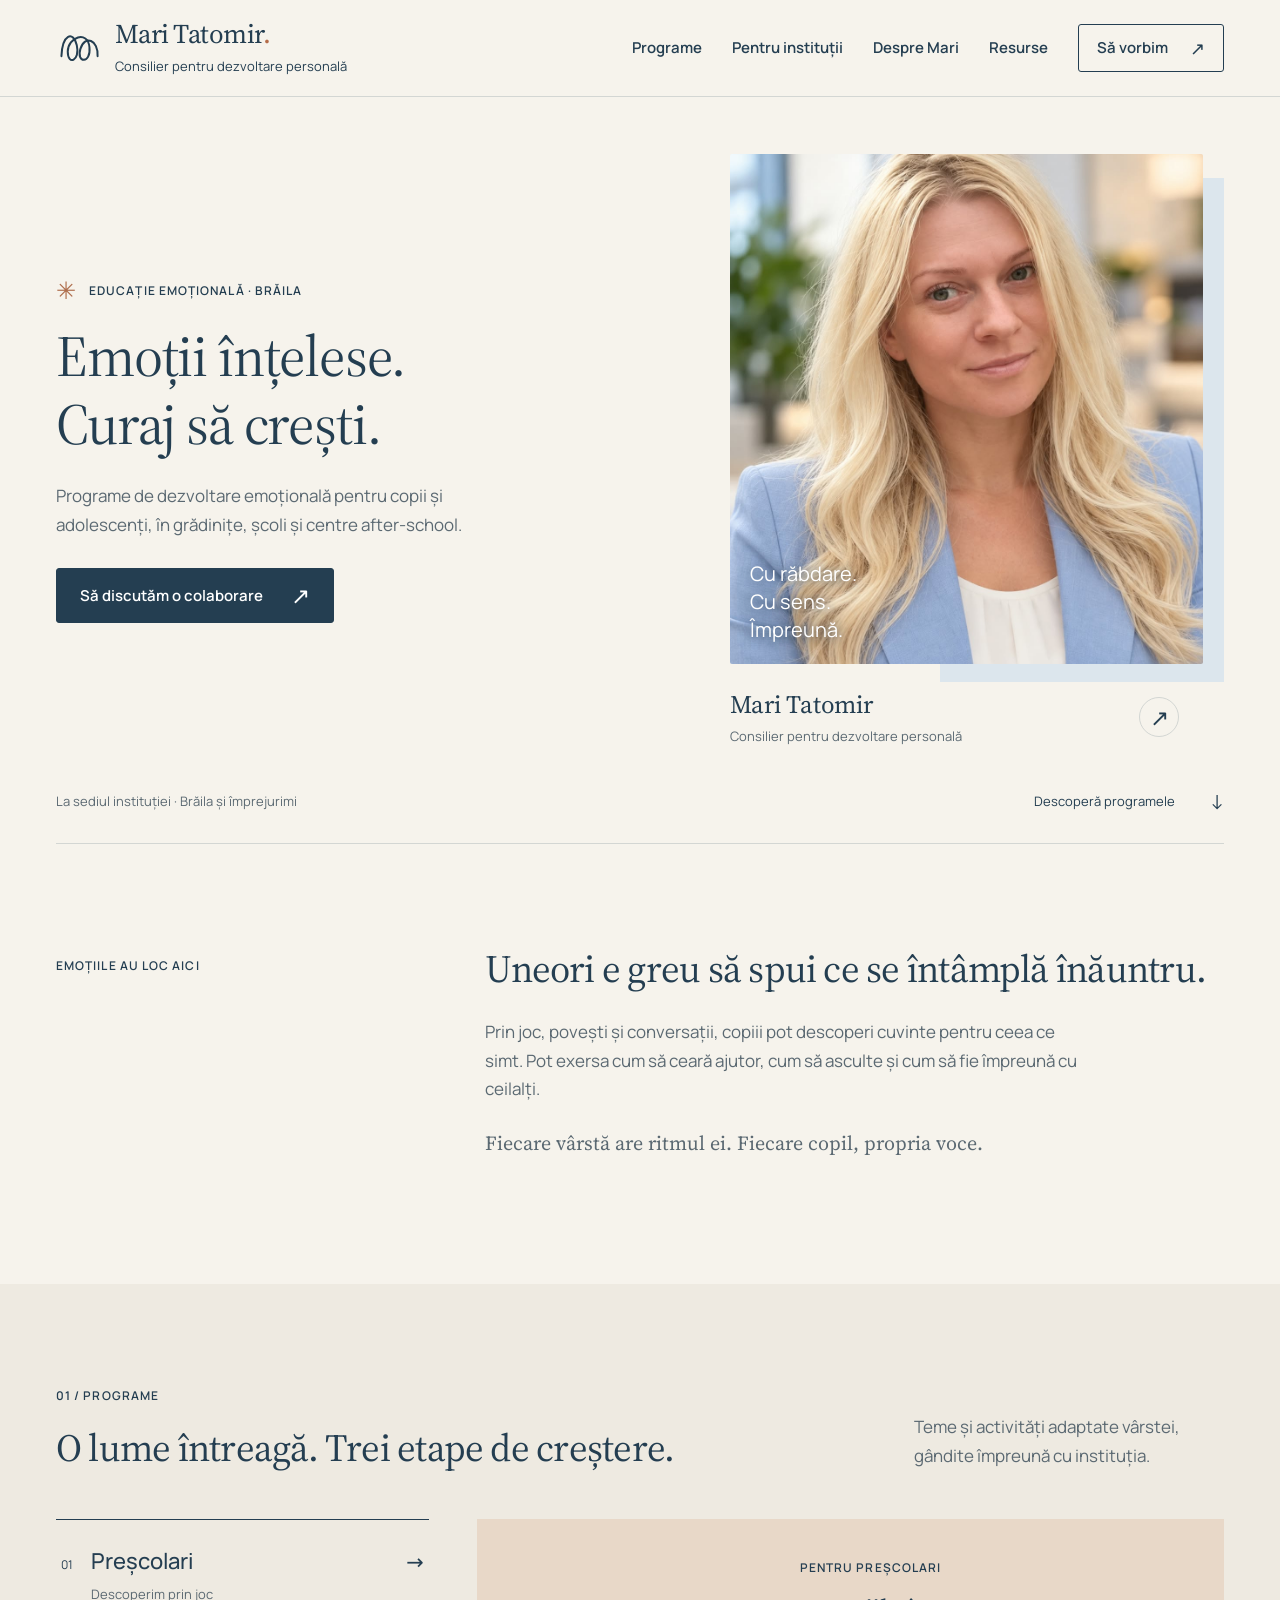
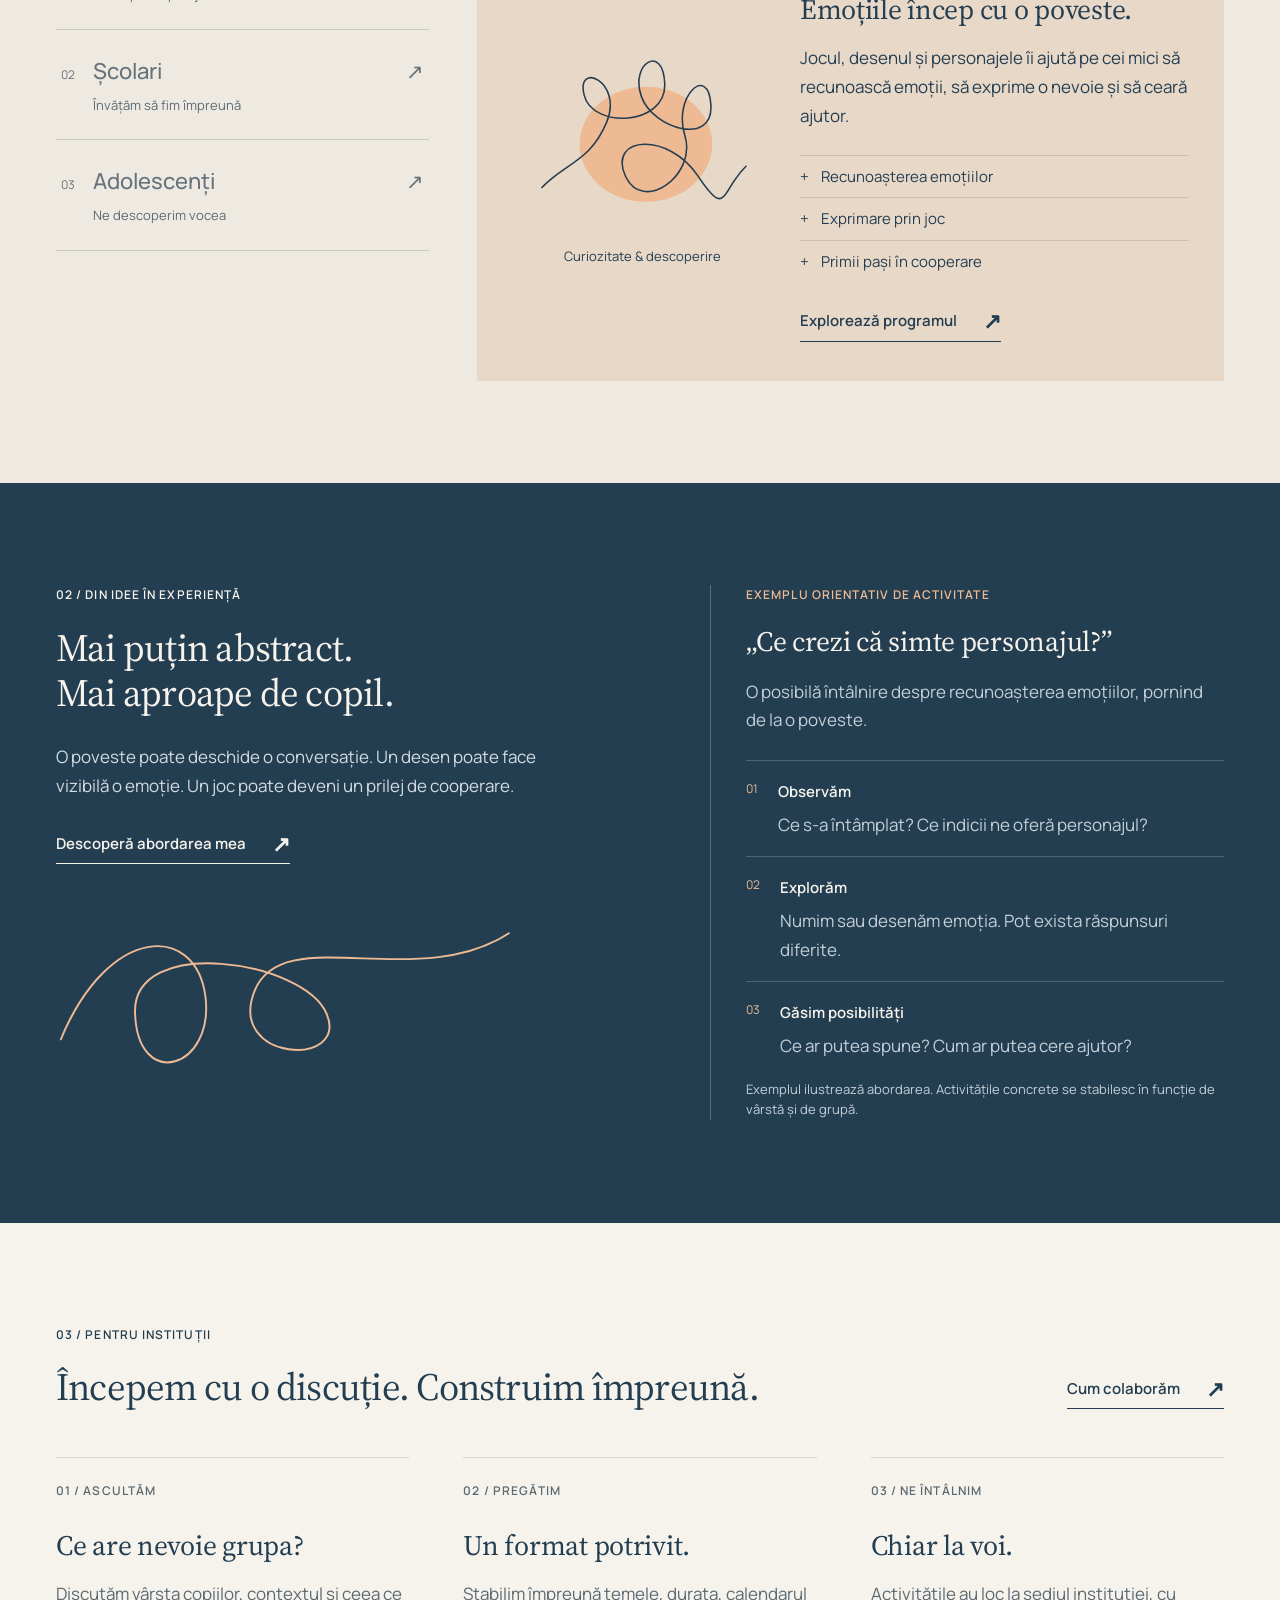
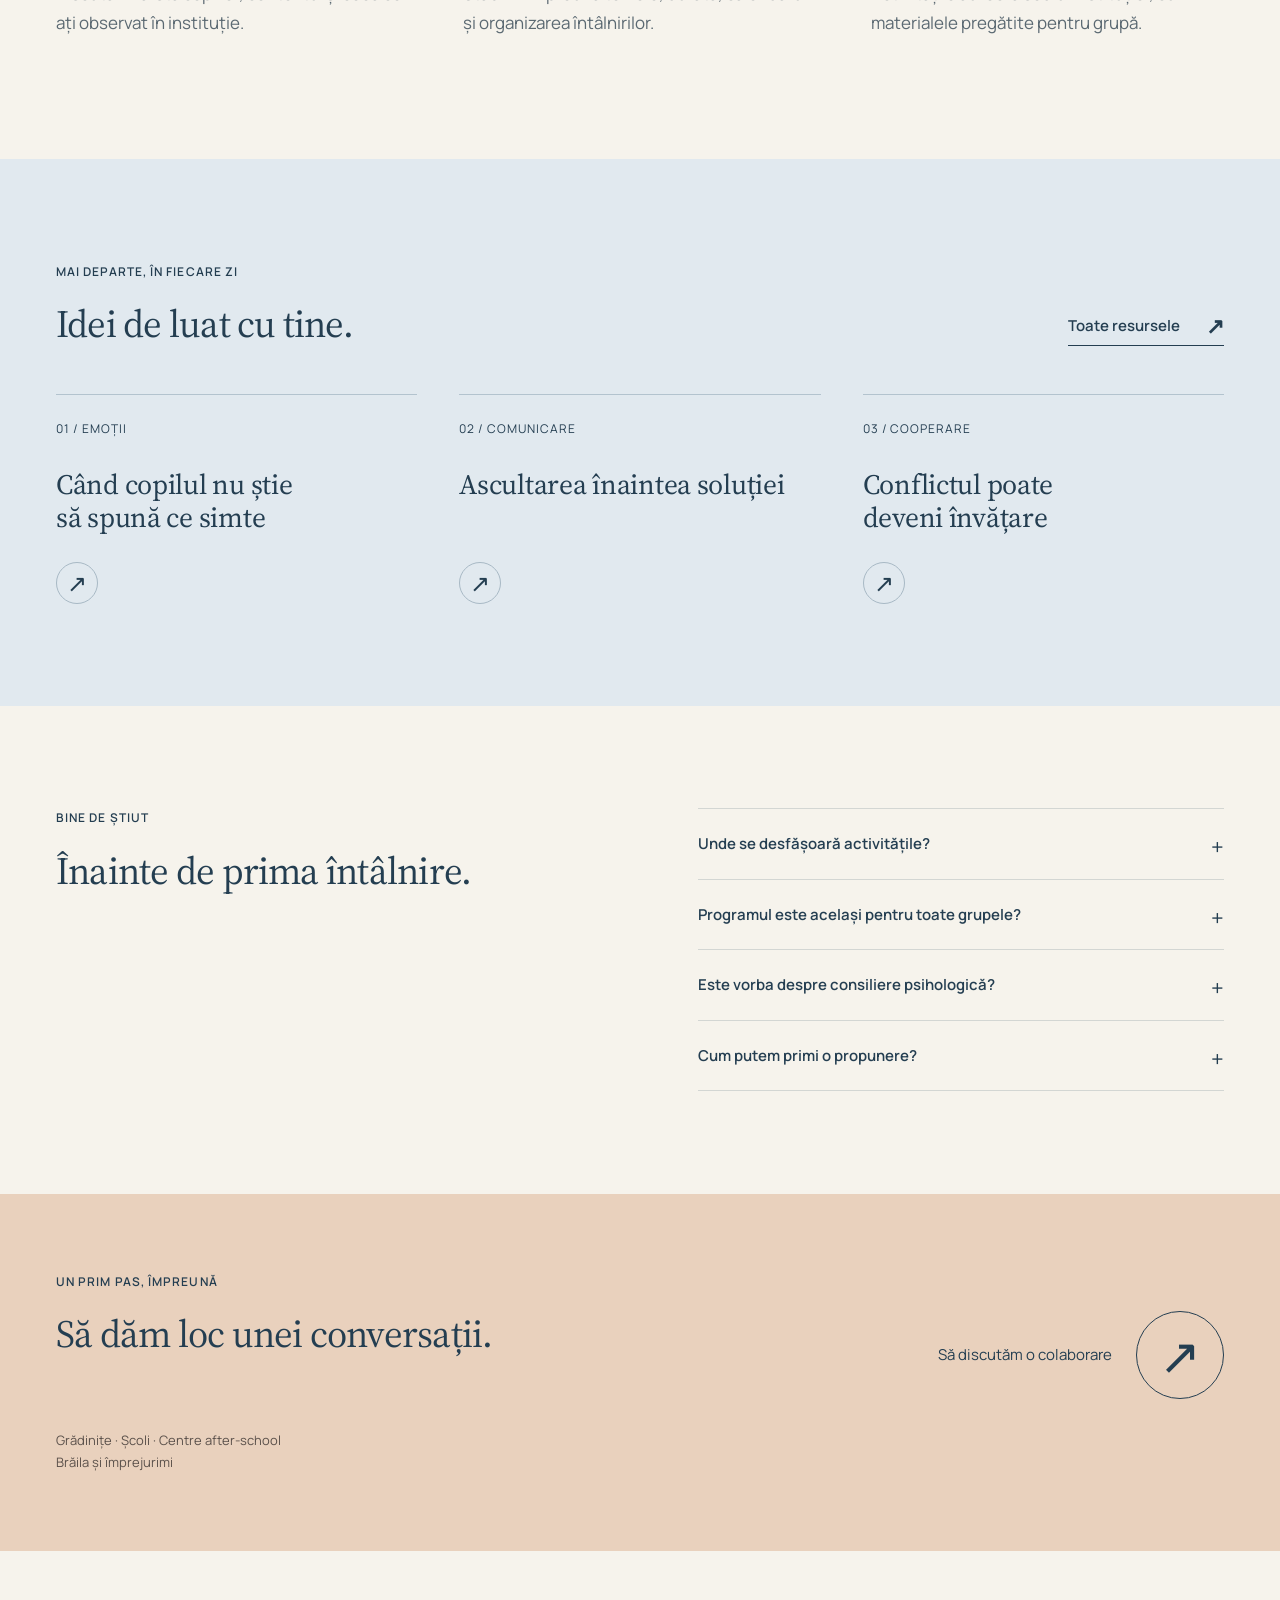
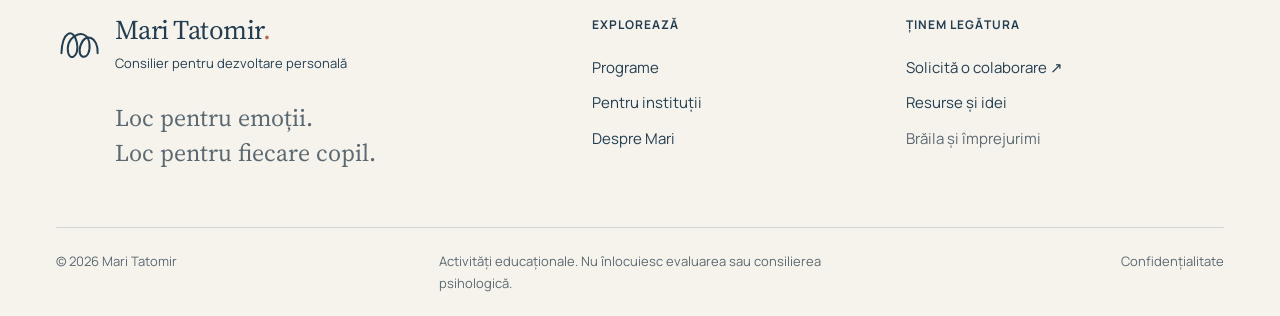
<file: index.html>
<!doctype html>
<html lang="ro">
<head>
  <meta charset="utf-8"><meta name="viewport" content="width=device-width,initial-scale=1">
  <title>Dezvoltare emoțională pentru copii în Brăila | Mari Tatomir</title>
  <meta name="description" content="Programe de dezvoltare emoțională pentru copii și adolescenți, organizate direct în grădinițe, școli și centre after-school din Brăila și împrejurimi.">
  <meta name="robots" content="index,follow"><meta name="theme-color" content="#243e51">
  <meta property="og:type" content="website"><meta property="og:locale" content="ro_RO">
  <meta property="og:title" content="Mari Tatomir — Dezvoltare emoțională pentru copii">
  <meta property="og:description" content="Programe educaționale adaptate vârstei, desfășurate direct în instituții.">
  <link rel="icon" href="favicon.svg" type="image/svg+xml"><link rel="stylesheet" href="assets/fonts/fonts.css"><link rel="stylesheet" href="styles.css"><script src="script.js" defer></script>
  <script type="application/ld+json">{"@context":"https://schema.org","@type":"Person","name":"Mari Tatomir","jobTitle":"Consilier pentru dezvoltare personală","areaServed":{"@type":"AdministrativeArea","name":"Brăila și împrejurimi"},"knowsAbout":["dezvoltare emoțională pentru copii","dezvoltare personală pentru adolescenți","comunicare și cooperare"]}</script>
</head>
<body class="home">
  <a class="skip-link" href="#continut">Sari la conținut</a><header class="site-header"><div class="wrap header-inner"><a class="brand" href="index.html" aria-label="Mari Tatomir, pagina principală"><svg class="brand-symbol" viewBox="0 0 52 50" fill="none" aria-hidden="true"><path d="M6 34C7 10 19 5 23 22S13 45 13 29 35 5 37 24 22 42 27 26 47 16 46 34" stroke="currentColor" stroke-width="2.2" stroke-linecap="round"/></svg><span><strong>Mari Tatomir<span class="brand-dot">.</span></strong><small>Consilier pentru dezvoltare personală</small></span></a><button class="menu-toggle" type="button" aria-label="Deschide meniul" aria-expanded="false" aria-controls="main-nav"><span></span><span></span></button><nav class="nav" id="main-nav" aria-label="Navigație principală"><a href="programe.html">Programe</a><a href="institutii.html">Pentru instituții</a><a href="despre.html">Despre Mari</a><a href="resurse.html">Resurse</a><a href="contact.html" class="nav-button">Să vorbim <span aria-hidden="true">↗</span></a></nav></div></header>

  <main id="continut">
  <section class="hero" aria-labelledby="hero-title">
    <div class="wrap hero-grid">
      <div class="hero-copy">
        <p class="eyebrow"><span class="tiny-sun" aria-hidden="true">✳</span> Educație emoțională · Brăila</p>
        <h1 id="hero-title"><span class="hero-title-line">Emoții înțelese.</span> <span class="hero-title-line">Curaj să crești.</span></h1>
        <p class="hero-description">Programe de dezvoltare emoțională pentru copii și adolescenți, în grădinițe, școli și centre after-school.</p>
        <a class="button button-primary" href="contact.html">Să discutăm o colaborare <span aria-hidden="true">↗</span></a>
      </div>
      <figure class="hero-portrait">
        <div class="portrait-image"><img src="assets/images/mari-tatomir-portrait.webp" alt="Mari Tatomir, consilier pentru dezvoltare personală" width="1080" height="1440" fetchpriority="high"><span class="portrait-note">Cu răbdare. <br>Cu sens. <br>Împreună.</span></div>
        <figcaption><span><strong>Mari Tatomir</strong><small>Consilier pentru dezvoltare personală</small></span><a href="despre.html" aria-label="Despre Mari Tatomir">↗</a></figcaption>
      </figure>
    </div>
    <div class="wrap hero-bottom"><span>La sediul instituției · Brăila și împrejurimi</span><a href="#programe">Descoperă programele <span aria-hidden="true">↓</span></a></div>
  </section>

  <section class="section intro-section"><div class="wrap editorial-intro"><p class="eyebrow">Emoțiile au loc aici</p><div><h2>Uneori e greu să spui ce se întâmplă înăuntru.</h2><p>Prin joc, povești și conversații, copiii pot descoperi cuvinte pentru ceea ce simt. Pot exersa cum să ceară ajutor, cum să asculte și cum să fie împreună cu ceilalți.</p><p class="intro-note">Fiecare vârstă are ritmul ei. Fiecare copil, propria voce.</p></div></div></section>

  <section class="section programs-section" id="programe" aria-labelledby="programs-title"><div class="wrap">
    <div class="section-head"><div><p class="eyebrow">01 / Programe</p><h2 id="programs-title">O lume întreagă. Trei etape de creștere.</h2></div><p>Teme și activități adaptate vârstei, gândite împreună cu instituția.</p></div>
    <div class="program-explorer" data-programs>
      <div class="program-tabs" aria-label="Categoria de vârstă">
        <button type="button" id="tab-prescolari" data-panel="panel-prescolari"><span class="program-number">01</span><span>Preșcolari<small>Descoperim prin joc</small></span><span class="tab-arrow" aria-hidden="true">↗</span></button>
        <button type="button" id="tab-scolari" data-panel="panel-scolari"><span class="program-number">02</span><span>Școlari<small>Învățăm să fim împreună</small></span><span class="tab-arrow" aria-hidden="true">↗</span></button>
        <button type="button" id="tab-adolescenti" data-panel="panel-adolescenti"><span class="program-number">03</span><span>Adolescenți<small>Ne descoperim vocea</small></span><span class="tab-arrow" aria-hidden="true">↗</span></button>
      </div>
      <div class="program-panels">
        <article class="program-panel preschool" id="panel-prescolari" aria-labelledby="tab-prescolari"><div class="program-art"><img src="assets/illustrations/program-preschool.svg" alt="" width="400" height="300"><span>Curiozitate & descoperire</span></div><div class="program-content"><p class="eyebrow">Pentru preșcolari</p><h3>Emoțiile încep cu o poveste.</h3><p>Jocul, desenul și personajele îi ajută pe cei mici să recunoască emoții, să exprime o nevoie și să ceară ajutor.</p><ul class="topic-list"><li>Recunoașterea emoțiilor</li><li>Exprimare prin joc</li><li>Primii pași în cooperare</li></ul><a class="text-link" href="programe.html#prescolari">Explorează programul <span aria-hidden="true">↗</span></a></div></article>
        <article class="program-panel school" id="panel-scolari" aria-labelledby="tab-scolari"><div class="program-art"><img src="assets/illustrations/program-school.svg" alt="" width="400" height="300"><span>Încredere & apropiere</span></div><div class="program-content"><p class="eyebrow">Pentru școlari</p><h3>Eu, tu și locul nostru în grup.</h3><p>Exerciții și conversații despre prietenie, calități personale, limite și situațiile în care nu suntem de acord.</p><ul class="topic-list"><li>Încredere în sine</li><li>Ascultare și comunicare</li><li>Cooperare și relații</li></ul><a class="text-link" href="programe.html#scolari">Explorează programul <span aria-hidden="true">↗</span></a></div></article>
        <article class="program-panel teens" id="panel-adolescenti" aria-labelledby="tab-adolescenti"><div class="program-art"><img src="assets/illustrations/program-teens.svg" alt="" width="400" height="300"><span>Identitate & propriul drum</span></div><div class="program-content"><p class="eyebrow">Pentru adolescenți</p><h3>Întrebări mari. O voce proprie.</h3><p>Un cadru de reflecție despre identitate, alegeri, relații și presiunea grupului, cu respect pentru fiecare perspectivă.</p><ul class="topic-list"><li>Autocunoaștere și valori</li><li>Limite personale</li><li>Alegeri și comunicare</li></ul><a class="text-link" href="programe.html#adolescenti">Explorează programul <span aria-hidden="true">↗</span></a></div></article>
      </div>
    </div>
  </div></section>

  <section class="section experience-section"><div class="wrap experience-grid"><div><p class="eyebrow">02 / Din idee în experiență</p><h2>Mai puțin abstract. Mai aproape de copil.</h2><p class="lead">O poveste poate deschide o conversație. Un desen poate face vizibilă o emoție. Un joc poate deveni un prilej de cooperare.</p><a class="text-link" href="despre.html">Descoperă abordarea mea <span aria-hidden="true">↗</span></a><svg class="experience-thread" viewBox="0 0 480 170" fill="none" aria-hidden="true"><path class="draw-thread" pathLength="1" d="M5 130C55 10 145 10 155 85S85 185 82 103 258 48 281 104 177 153 206 80 375 82 470 20" stroke="currentColor" stroke-width="2" stroke-linecap="round"/></svg></div><div class="activity-example"><p class="eyebrow">Exemplu orientativ de activitate</p><h3>„Ce crezi că simte personajul?”</h3><p class="example-intro">O posibilă întâlnire despre recunoașterea emoțiilor, pornind de la o poveste.</p><ol class="activity-steps"><li><span>01</span><div><strong>Observăm</strong><p>Ce s-a întâmplat? Ce indicii ne oferă personajul?</p></div></li><li><span>02</span><div><strong>Explorăm</strong><p>Numim sau desenăm emoția. Pot exista răspunsuri diferite.</p></div></li><li><span>03</span><div><strong>Găsim posibilități</strong><p>Ce ar putea spune? Cum ar putea cere ajutor?</p></div></li></ol><small>Exemplul ilustrează abordarea. Activitățile concrete se stabilesc în funcție de vârstă și de grupă.</small></div></div></section>

  <section class="section collaboration-section"><div class="wrap"><div class="section-head"><div><p class="eyebrow">03 / Pentru instituții</p><h2>Începem cu o discuție. Construim împreună.</h2></div><a class="text-link" href="institutii.html">Cum colaborăm <span aria-hidden="true">↗</span></a></div><div class="collaboration-steps"><article><span class="step-index">01 / Ascultăm</span><h3>Ce are nevoie grupa?</h3><p>Discutăm vârsta copiilor, contextul și ceea ce ați observat în instituție.</p></article><article><span class="step-index">02 / Pregătim</span><h3>Un format potrivit.</h3><p>Stabilim împreună temele, durata, calendarul și organizarea întâlnirilor.</p></article><article><span class="step-index">03 / Ne întâlnim</span><h3>Chiar la voi.</h3><p>Activitățile au loc la sediul instituției, cu materialele pregătite pentru grupă.</p></article></div></div></section>

  <section class="section journal-section"><div class="wrap"><div class="section-head"><div><p class="eyebrow">Mai departe, în fiecare zi</p><h2>Idei de luat cu tine.</h2></div><a class="text-link" href="resurse.html">Toate resursele <span aria-hidden="true">↗</span></a></div><div class="journal-links"><a href="resurse.html#emotii"><span>01 / Emoții</span><h3>Când copilul nu știe să spună ce simte</h3><span class="journal-arrow" aria-hidden="true">↗</span></a><a href="resurse.html#ascultare"><span>02 / Comunicare</span><h3>Ascultarea înaintea soluției</h3><span class="journal-arrow" aria-hidden="true">↗</span></a><a href="resurse.html#conflict"><span>03 / Cooperare</span><h3>Conflictul poate deveni învățare</h3><span class="journal-arrow" aria-hidden="true">↗</span></a></div></div></section>

  <section class="section"><div class="wrap split"><div><p class="eyebrow">Bine de știut</p><h2>Înainte de prima întâlnire.</h2></div><div class="faq"><details><summary>Unde se desfășoară activitățile?</summary><p>La sediul grădiniței, școlii sau centrului after-school, în Brăila și împrejurimi.</p></details><details><summary>Programul este același pentru toate grupele?</summary><p>Nu. Temele și exercițiile sunt adaptate vârstei, contextului și obiectivelor stabilite împreună cu instituția.</p></details><details><summary>Este vorba despre consiliere psihologică?</summary><p>Nu. Activitățile au caracter educațional și de dezvoltare personală. Ele nu înlocuiesc evaluarea, psihoterapia sau consilierea psihologică.</p></details><details><summary>Cum putem primi o propunere?</summary><p>Trimiteți o solicitare cu câteva detalii despre instituție și grupă. Urmează o discuție pentru clarificarea formatului potrivit.</p></details></div></div></section>

  <section class="section closing-section"><div class="wrap closing-inner"><p class="eyebrow">Un prim pas, împreună</p><h2>Să dăm loc unei conversații.</h2><a class="closing-link" href="contact.html"><span>Să discutăm o colaborare</span><span class="circle-arrow" aria-hidden="true">↗</span></a><p>Grădinițe · Școli · Centre after-school <br>Brăila și împrejurimi</p></div></section>
</main>

  <footer class="site-footer"><div class="wrap"><div class="footer-grid"><div class="footer-brand"><a class="brand" href="index.html" aria-label="Mari Tatomir, pagina principală"><svg class="brand-symbol" viewBox="0 0 52 50" fill="none" aria-hidden="true"><path d="M6 34C7 10 19 5 23 22S13 45 13 29 35 5 37 24 22 42 27 26 47 16 46 34" stroke="currentColor" stroke-width="2.2" stroke-linecap="round"/></svg><span><strong>Mari Tatomir<span class="brand-dot">.</span></strong><small>Consilier pentru dezvoltare personală</small></span></a><p>Loc pentru emoții. <br>Loc pentru fiecare copil.</p></div><div class="footer-col"><strong>Explorează</strong><a href="programe.html">Programe</a><a href="institutii.html">Pentru instituții</a><a href="despre.html">Despre Mari</a></div><div class="footer-col"><strong>Ținem legătura</strong><a href="contact.html">Solicită o colaborare ↗</a><a href="resurse.html">Resurse și idei</a><span>Brăila și împrejurimi</span></div></div><div class="footer-bottom"><span>© <span data-year>2026</span> Mari Tatomir</span><p>Activități educaționale. Nu înlocuiesc evaluarea sau consilierea psihologică.</p><a href="confidentialitate.html">Confidențialitate</a></div></div></footer>
</body></html>
</file>
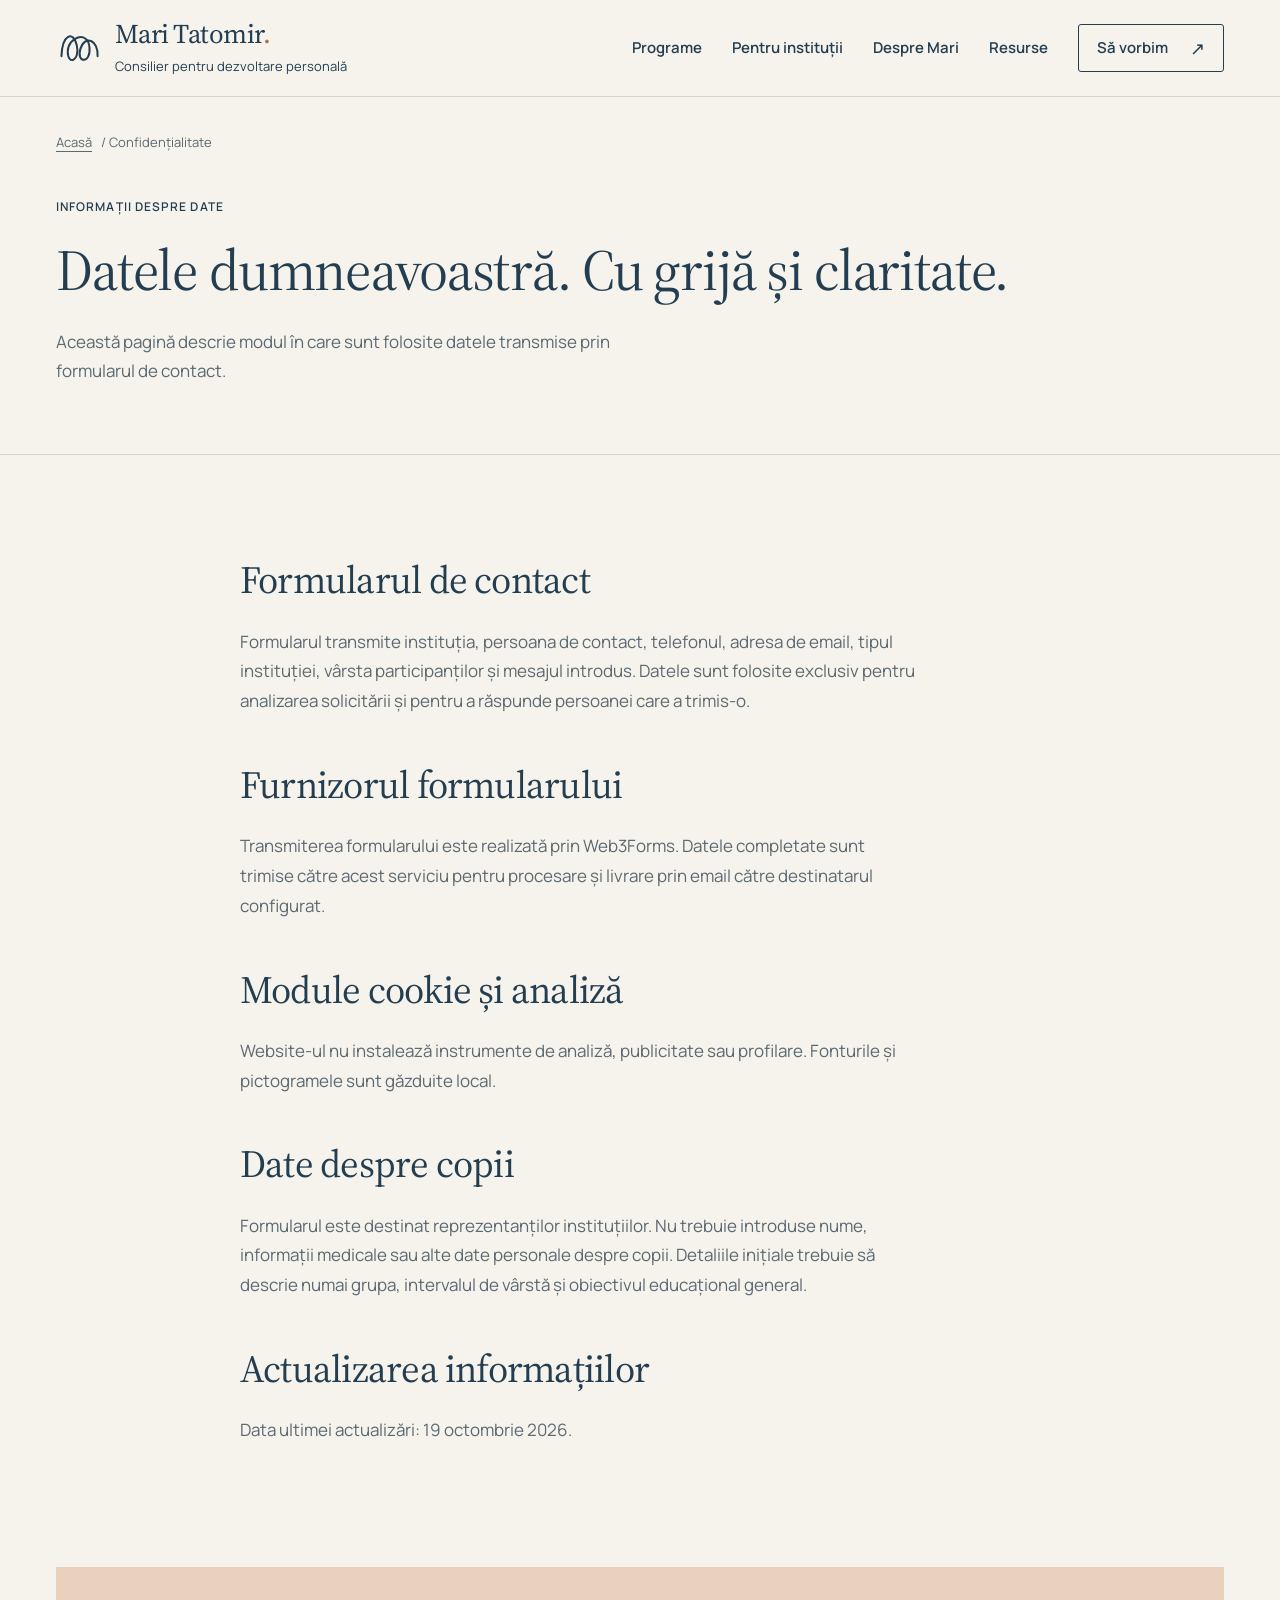
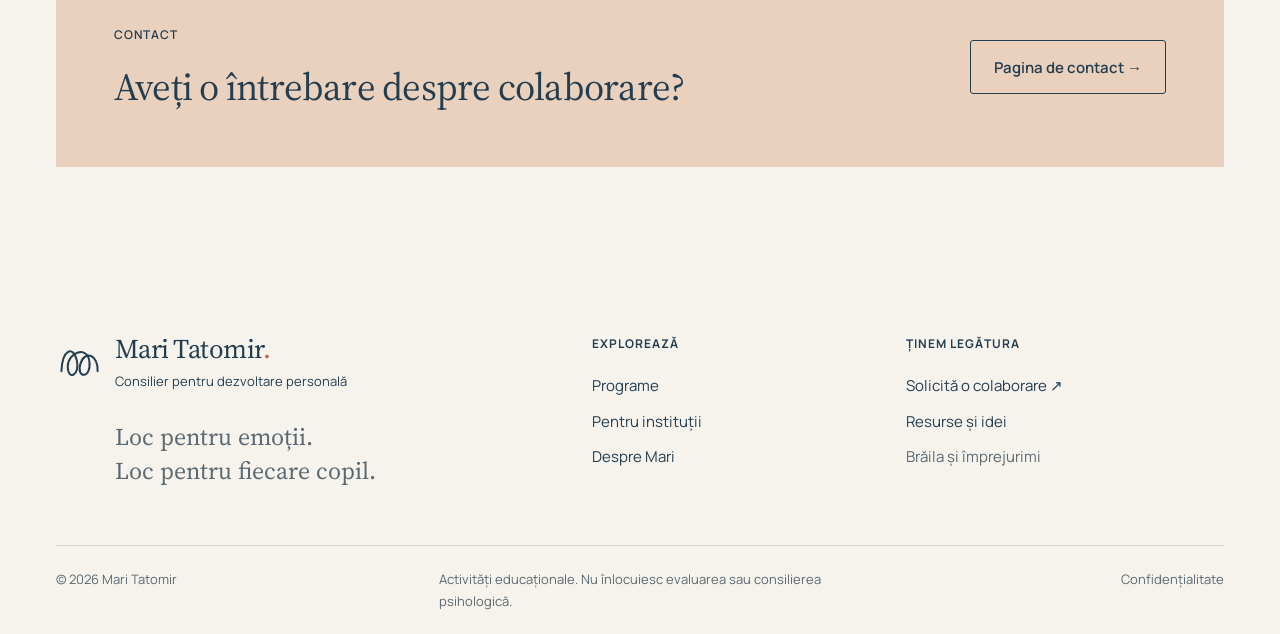
<file: confidentialitate.html>
<!doctype html><html lang="ro"><head><meta charset="utf-8"><meta name="viewport" content="width=device-width,initial-scale=1"><title>Confidențialitate | Mari Tatomir</title><meta name="description" content="Informații despre funcționarea formularului și prelucrarea datelor pe website-ul Mari Tatomir."><meta name="robots" content="index,follow"><meta name="theme-color" content="#243e51"><link rel="icon" href="favicon.svg" type="image/svg+xml"><link rel="stylesheet" href="assets/fonts/fonts.css"><link rel="stylesheet" href="styles.css"><script src="script.js" defer></script></head><body>
<a class="skip-link" href="#continut">Sari la conținut</a><header class="site-header"><div class="wrap header-inner"><a class="brand" href="index.html" aria-label="Mari Tatomir, pagina principală"><svg class="brand-symbol" viewBox="0 0 52 50" fill="none" aria-hidden="true"><path d="M6 34C7 10 19 5 23 22S13 45 13 29 35 5 37 24 22 42 27 26 47 16 46 34" stroke="currentColor" stroke-width="2.2" stroke-linecap="round"/></svg><span><strong>Mari Tatomir<span class="brand-dot">.</span></strong><small>Consilier pentru dezvoltare personală</small></span></a><button class="menu-toggle" type="button" aria-label="Deschide meniul" aria-expanded="false" aria-controls="main-nav"><span></span><span></span></button><nav class="nav" id="main-nav" aria-label="Navigație principală"><a href="programe.html">Programe</a><a href="institutii.html">Pentru instituții</a><a href="despre.html">Despre Mari</a><a href="resurse.html">Resurse</a><a href="contact.html" class="nav-button">Să vorbim <span aria-hidden="true">↗</span></a></nav></div></header>
<main id="continut"><section class="page-hero"><div class="wrap"><div class="breadcrumb"><a href="index.html">Acasă</a> / Confidențialitate</div><p class="eyebrow">Informații despre date</p><h1>Datele dumneavoastră. Cu grijă și claritate.</h1><p class="lead">Această pagină descrie modul în care sunt folosite datele transmise prin formularul de contact.</p></div></section>
<section class="section"><div class="narrow prose"><h2>Formularul de contact</h2><p>Formularul transmite instituția, persoana de contact, telefonul, adresa de email, tipul instituției, vârsta participanților și mesajul introdus. Datele sunt folosite exclusiv pentru analizarea solicitării și pentru a răspunde persoanei care a trimis-o.</p><h2>Furnizorul formularului</h2><p>Transmiterea formularului este realizată prin Web3Forms. Datele completate sunt trimise către acest serviciu pentru procesare și livrare prin email către destinatarul configurat.</p><h2>Module cookie și analiză</h2><p>Website-ul nu instalează instrumente de analiză, publicitate sau profilare. Fonturile și pictogramele sunt găzduite local.</p><h2>Date despre copii</h2><p>Formularul este destinat reprezentanților instituțiilor. Nu trebuie introduse nume, informații medicale sau alte date personale despre copii. Detaliile inițiale trebuie să descrie numai grupa, intervalul de vârstă și obiectivul educațional general.</p><h2>Actualizarea informațiilor</h2><p>Data ultimei actualizări: 19 octombrie 2026.</p></div></section>
<section class="section cta"><div class="wrap"><div class="cta-box"><div><p class="eyebrow">Contact</p><h2>Aveți o întrebare despre colaborare?</h2></div><a class="button" href="contact.html">Pagina de contact →</a></div></div></section></main>
<footer class="site-footer"><div class="wrap"><div class="footer-grid"><div class="footer-brand"><a class="brand" href="index.html" aria-label="Mari Tatomir, pagina principală"><svg class="brand-symbol" viewBox="0 0 52 50" fill="none" aria-hidden="true"><path d="M6 34C7 10 19 5 23 22S13 45 13 29 35 5 37 24 22 42 27 26 47 16 46 34" stroke="currentColor" stroke-width="2.2" stroke-linecap="round"/></svg><span><strong>Mari Tatomir<span class="brand-dot">.</span></strong><small>Consilier pentru dezvoltare personală</small></span></a><p>Loc pentru emoții. <br>Loc pentru fiecare copil.</p></div><div class="footer-col"><strong>Explorează</strong><a href="programe.html">Programe</a><a href="institutii.html">Pentru instituții</a><a href="despre.html">Despre Mari</a></div><div class="footer-col"><strong>Ținem legătura</strong><a href="contact.html">Solicită o colaborare ↗</a><a href="resurse.html">Resurse și idei</a><span>Brăila și împrejurimi</span></div></div><div class="footer-bottom"><span>© <span data-year>2026</span> Mari Tatomir</span><p>Activități educaționale. Nu înlocuiesc evaluarea sau consilierea psihologică.</p><a href="confidentialitate.html">Confidențialitate</a></div></div></footer></body></html>
</file>
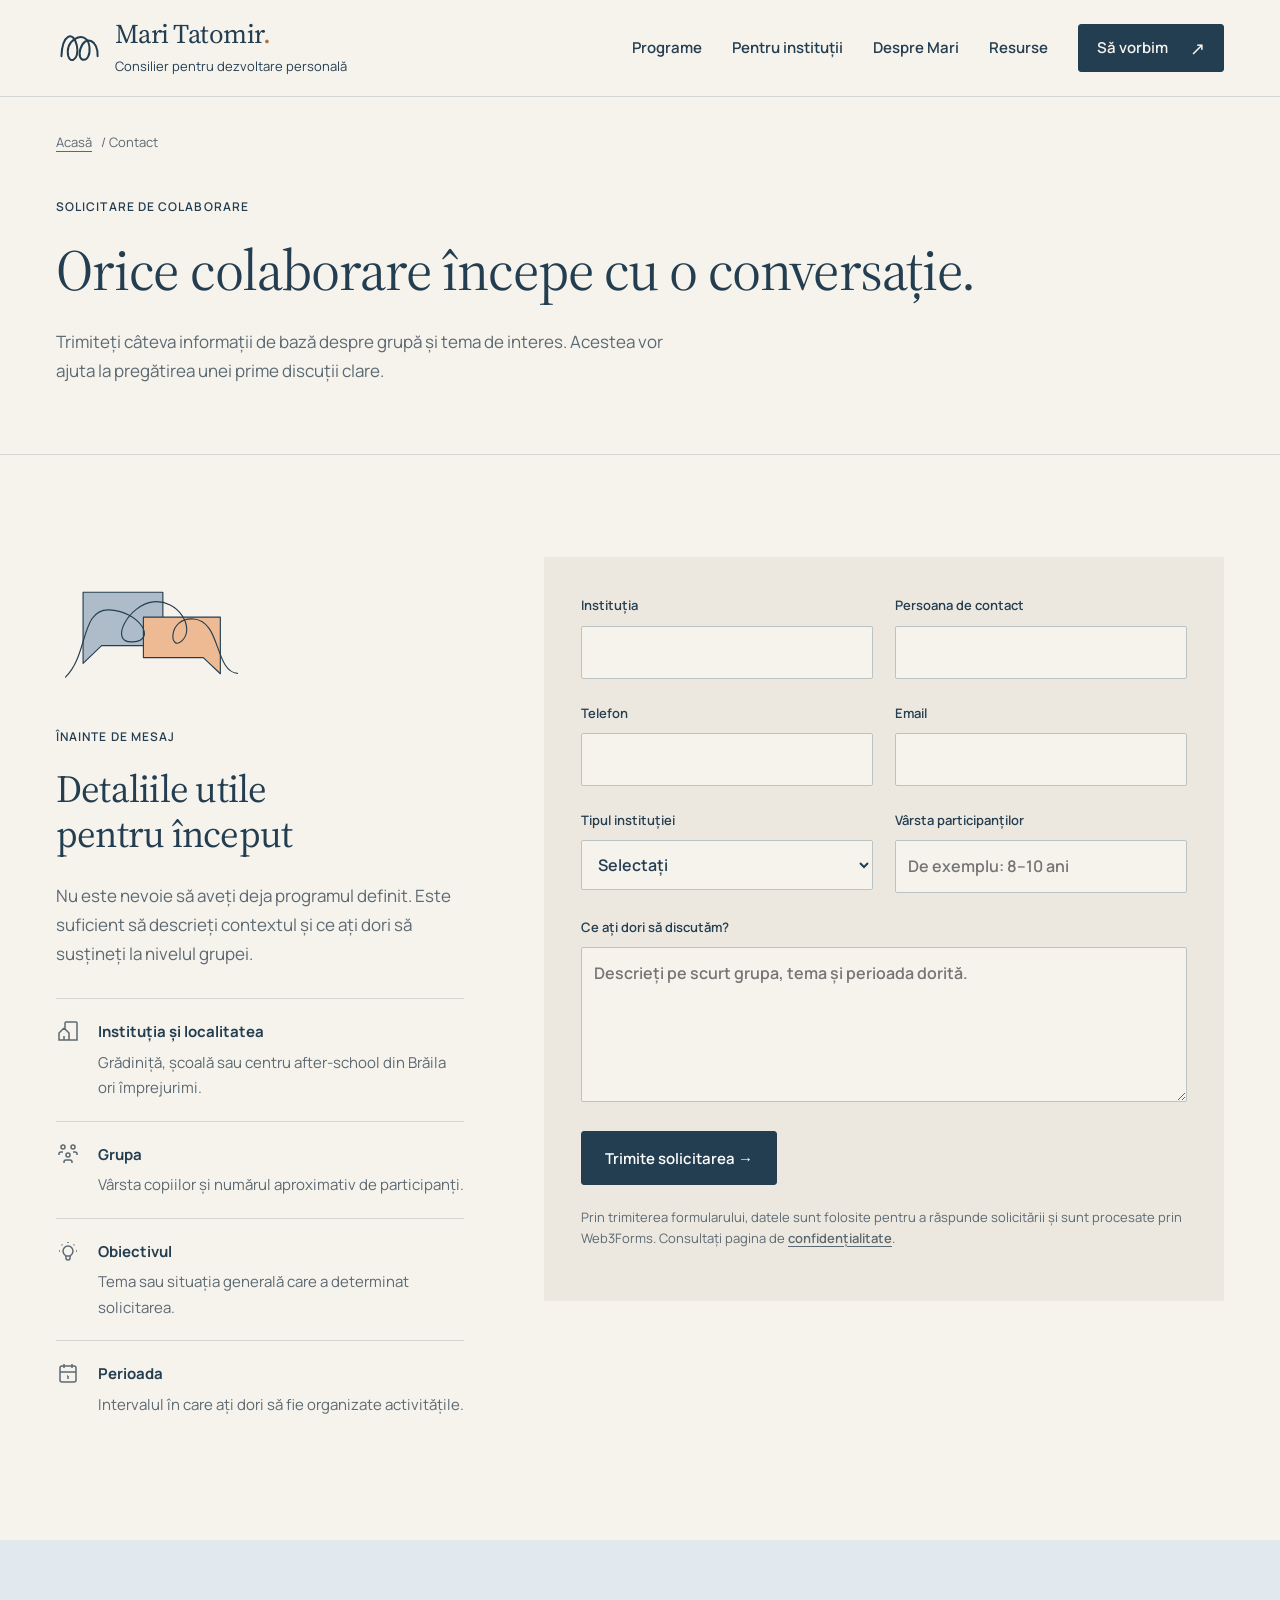
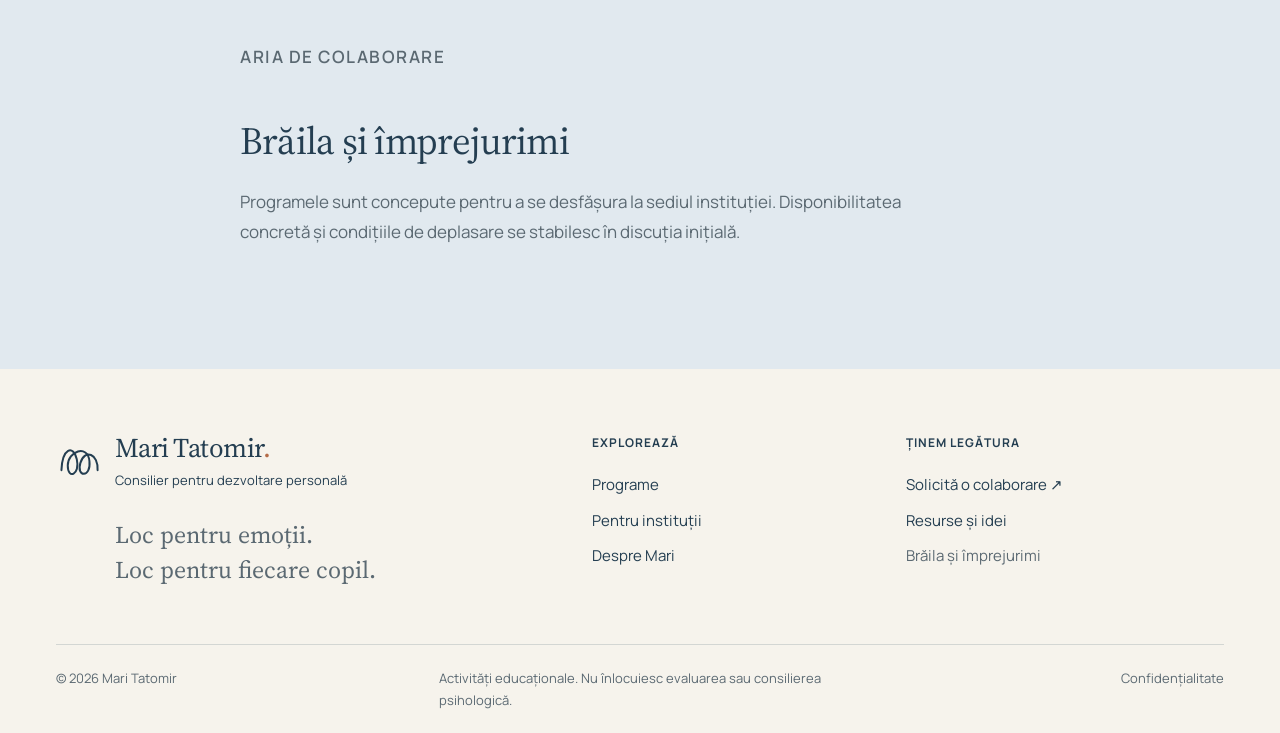
<file: contact.html>
<!doctype html><html lang="ro"><head><meta charset="utf-8"><meta name="viewport" content="width=device-width,initial-scale=1"><title>Contact și colaborări | Mari Tatomir, Brăila</title><meta name="description" content="Solicită o discuție despre un program de dezvoltare emoțională pentru grădinița, școala sau centrul after-school din Brăila și împrejurimi."><meta name="robots" content="index,follow"><meta name="theme-color" content="#243e51"><link rel="icon" href="favicon.svg" type="image/svg+xml"><link rel="stylesheet" href="assets/fonts/fonts.css"><link rel="stylesheet" href="styles.css"><script src="script.js" defer></script></head><body>
<a class="skip-link" href="#continut">Sari la conținut</a><header class="site-header"><div class="wrap header-inner"><a class="brand" href="index.html" aria-label="Mari Tatomir, pagina principală"><svg class="brand-symbol" viewBox="0 0 52 50" fill="none" aria-hidden="true"><path d="M6 34C7 10 19 5 23 22S13 45 13 29 35 5 37 24 22 42 27 26 47 16 46 34" stroke="currentColor" stroke-width="2.2" stroke-linecap="round"/></svg><span><strong>Mari Tatomir<span class="brand-dot">.</span></strong><small>Consilier pentru dezvoltare personală</small></span></a><button class="menu-toggle" type="button" aria-label="Deschide meniul" aria-expanded="false" aria-controls="main-nav"><span></span><span></span></button><nav class="nav" id="main-nav" aria-label="Navigație principală"><a href="programe.html">Programe</a><a href="institutii.html">Pentru instituții</a><a href="despre.html">Despre Mari</a><a href="resurse.html">Resurse</a><a href="contact.html" aria-current="page" class="nav-button">Să vorbim <span aria-hidden="true">↗</span></a></nav></div></header>
<main id="continut"><section class="page-hero"><div class="wrap"><div class="breadcrumb"><a href="index.html">Acasă</a> / Contact</div><p class="eyebrow">Solicitare de colaborare</p><h1>Orice colaborare începe cu o conversație.</h1><p class="lead">Trimiteți câteva informații de bază despre grupă și tema de interes. Acestea vor ajuta la pregătirea unei prime discuții clare.</p></div></section>
<section class="section"><div class="wrap contact-grid"><div><img class="contact-illustration" src="assets/illustrations/contact-dialogue.svg" alt=""><p class="eyebrow">Înainte de mesaj</p><h2>Detaliile utile pentru început</h2><p class="lead">Nu este nevoie să aveți deja programul definit. Este suficient să descrieți contextul și ce ați dori să susțineți la nivelul grupei.</p><ul class="contact-points"><li><svg class="icon" aria-hidden="true"><use href="assets/icons.svg#icon-building-community"></use></svg><span><strong>Instituția și localitatea</strong>Grădiniță, școală sau centru after-school din Brăila ori împrejurimi.</span></li><li><svg class="icon" aria-hidden="true"><use href="assets/icons.svg#icon-users-group"></use></svg><span><strong>Grupa</strong>Vârsta copiilor și numărul aproximativ de participanți.</span></li><li><svg class="icon" aria-hidden="true"><use href="assets/icons.svg#icon-bulb"></use></svg><span><strong>Obiectivul</strong>Tema sau situația generală care a determinat solicitarea.</span></li><li><svg class="icon" aria-hidden="true"><use href="assets/icons.svg#icon-calendar"></use></svg><span><strong>Perioada</strong>Intervalul în care ați dori să fie organizate activitățile.</span></li></ul></div>
<form class="form" action="https://api.web3forms.com/submit" method="POST" novalidate><input type="hidden" name="access_key" value="257aadde-d37f-4398-9814-bdbb932c1d5c"><input type="hidden" name="subject" value="Solicitare nouă de colaborare — website Mari Tatomir"><input type="hidden" name="from_name" value="Website Mari Tatomir"><input class="form-honeypot" type="checkbox" name="botcheck" tabindex="-1" autocomplete="off" aria-hidden="true"><div class="form-row"><label>Instituția<input type="text" name="institution" autocomplete="organization" required></label><label>Persoana de contact<input type="text" name="name" autocomplete="name" required></label></div><div class="form-row"><label>Telefon<input type="tel" name="phone" autocomplete="tel" required></label><label>Email<input type="email" name="email" autocomplete="email" required></label></div><div class="form-row"><label>Tipul instituției<select name="institutionType" required><option value="">Selectați</option><option>Grădiniță</option><option>Școală</option><option>Centru after-school</option><option>Alt tip de instituție</option></select></label><label>Vârsta participanților<input type="text" name="age" placeholder="De exemplu: 8–10 ani" required></label></div><label>Ce ați dori să discutăm?<textarea name="message" required placeholder="Descrieți pe scurt grupa, tema și perioada dorită."></textarea></label><button class="button button-primary" type="submit">Trimite solicitarea →</button><p class="form-note">Prin trimiterea formularului, datele sunt folosite pentru a răspunde solicitării și sunt procesate prin Web3Forms. Consultați pagina de <a class="text-link" href="confidentialitate.html">confidențialitate</a>.</p><p class="form-status" role="status" aria-live="polite"></p></form></div></section>
<section class="section quote-section"><div class="narrow prose"><p class="eyebrow">Aria de colaborare</p><h2>Brăila și împrejurimi</h2><p>Programele sunt concepute pentru a se desfășura la sediul instituției. Disponibilitatea concretă și condițiile de deplasare se stabilesc în discuția inițială.</p></div></section></main>
<footer class="site-footer"><div class="wrap"><div class="footer-grid"><div class="footer-brand"><a class="brand" href="index.html" aria-label="Mari Tatomir, pagina principală"><svg class="brand-symbol" viewBox="0 0 52 50" fill="none" aria-hidden="true"><path d="M6 34C7 10 19 5 23 22S13 45 13 29 35 5 37 24 22 42 27 26 47 16 46 34" stroke="currentColor" stroke-width="2.2" stroke-linecap="round"/></svg><span><strong>Mari Tatomir<span class="brand-dot">.</span></strong><small>Consilier pentru dezvoltare personală</small></span></a><p>Loc pentru emoții. <br>Loc pentru fiecare copil.</p></div><div class="footer-col"><strong>Explorează</strong><a href="programe.html">Programe</a><a href="institutii.html">Pentru instituții</a><a href="despre.html">Despre Mari</a></div><div class="footer-col"><strong>Ținem legătura</strong><a href="contact.html">Solicită o colaborare ↗</a><a href="resurse.html">Resurse și idei</a><span>Brăila și împrejurimi</span></div></div><div class="footer-bottom"><span>© <span data-year>2026</span> Mari Tatomir</span><p>Activități educaționale. Nu înlocuiesc evaluarea sau consilierea psihologică.</p><a href="confidentialitate.html">Confidențialitate</a></div></div></footer></body></html>
</file>
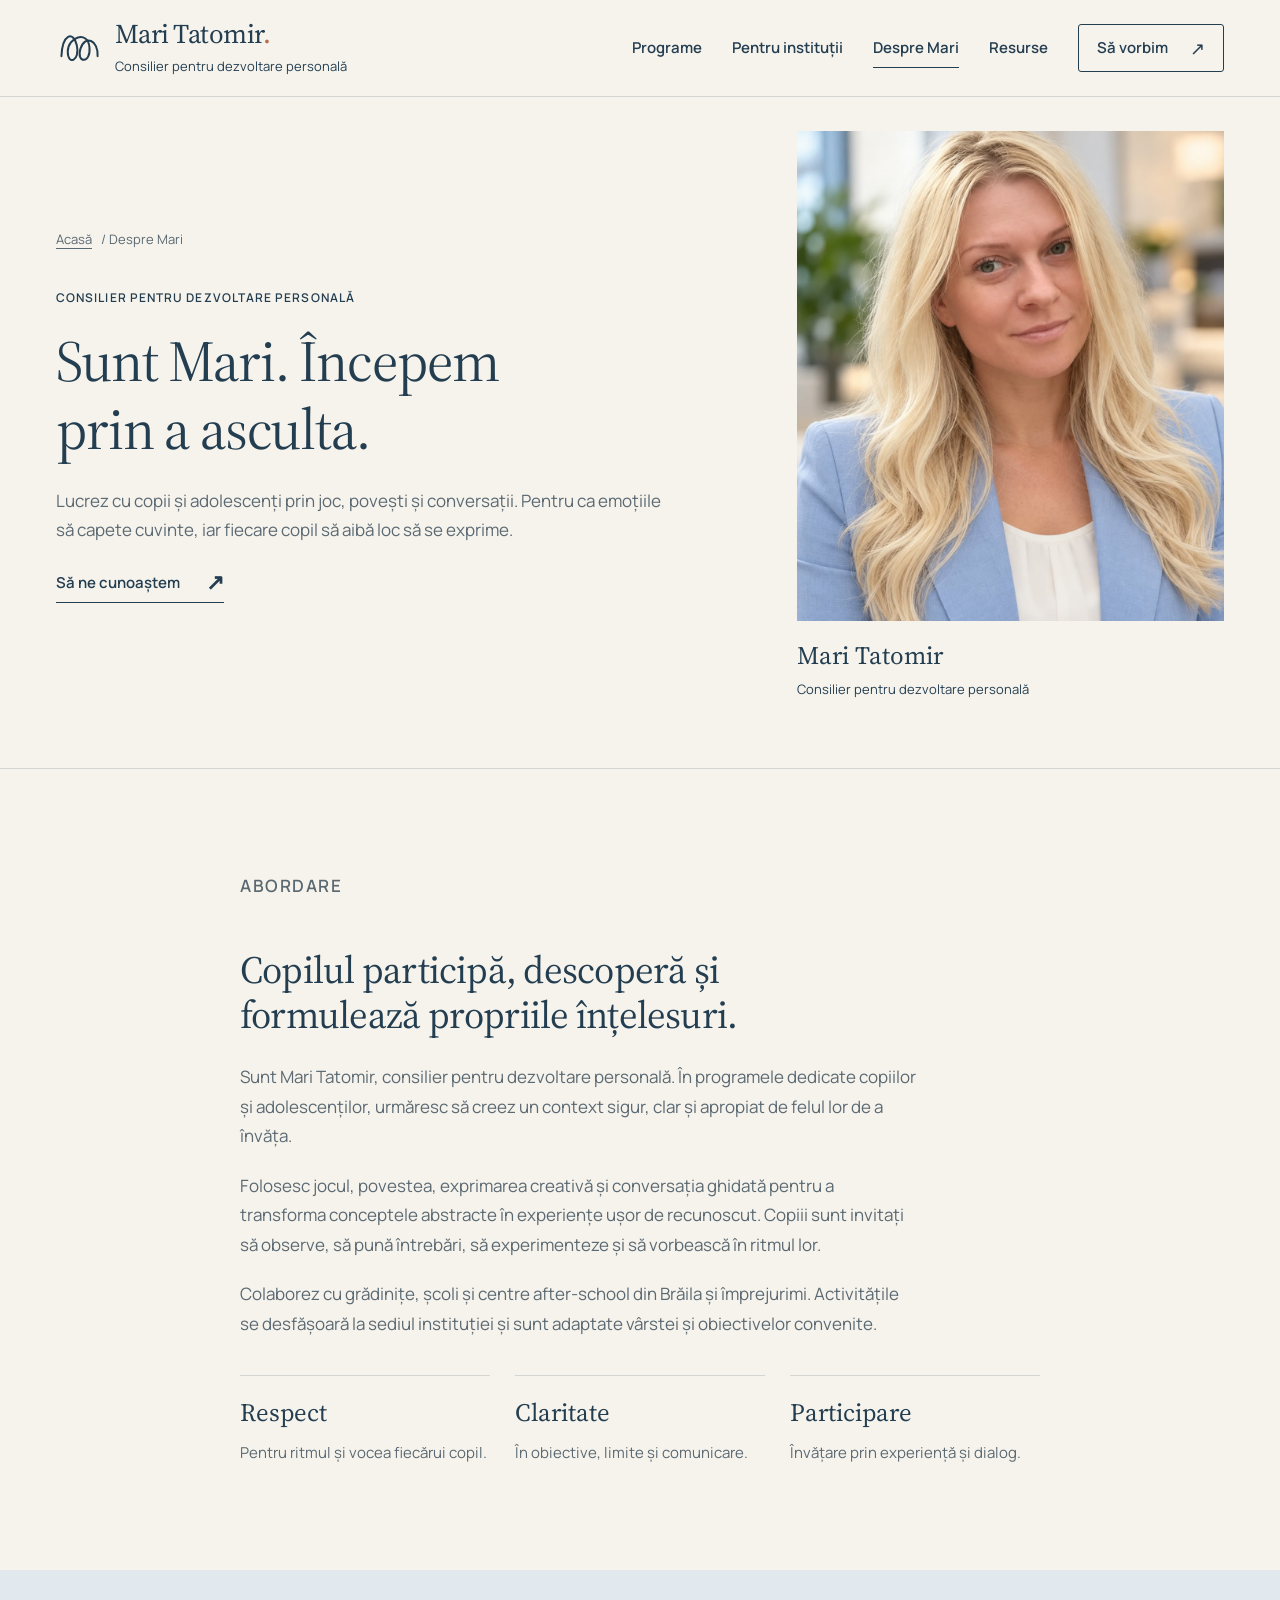
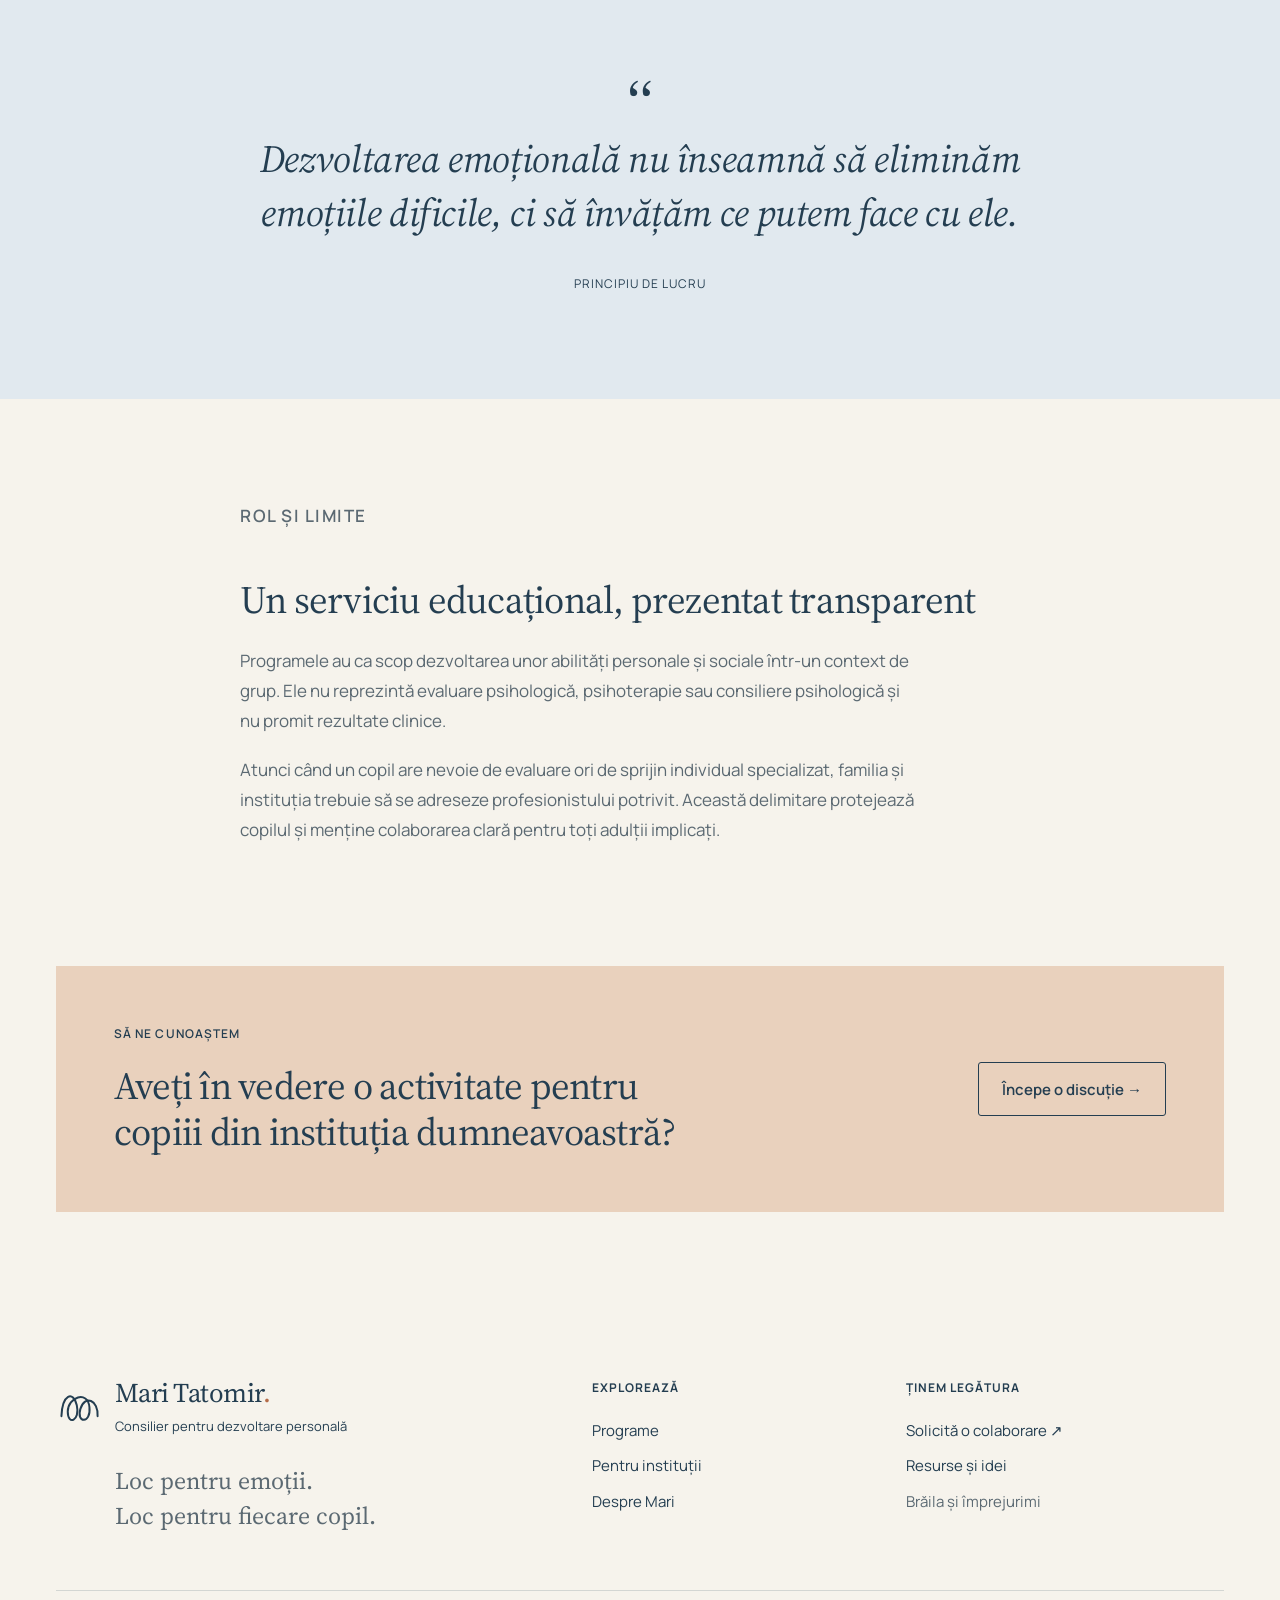
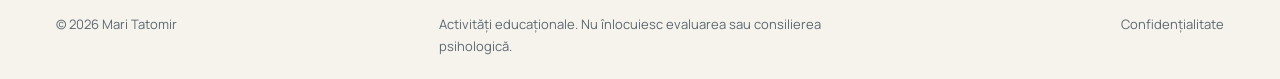
<file: despre.html>
<!doctype html><html lang="ro"><head><meta charset="utf-8"><meta name="viewport" content="width=device-width,initial-scale=1"><title>Despre Mari Tatomir | Consilier pentru dezvoltare personală</title><meta name="description" content="Descoperă abordarea lui Mari Tatomir în programele educaționale de dezvoltare emoțională pentru copii și adolescenți din Brăila."><meta name="robots" content="index,follow"><meta name="theme-color" content="#243e51"><link rel="icon" href="favicon.svg" type="image/svg+xml"><link rel="stylesheet" href="assets/fonts/fonts.css"><link rel="stylesheet" href="styles.css"><script src="script.js" defer></script></head><body>
<a class="skip-link" href="#continut">Sari la conținut</a><header class="site-header"><div class="wrap header-inner"><a class="brand" href="index.html" aria-label="Mari Tatomir, pagina principală"><svg class="brand-symbol" viewBox="0 0 52 50" fill="none" aria-hidden="true"><path d="M6 34C7 10 19 5 23 22S13 45 13 29 35 5 37 24 22 42 27 26 47 16 46 34" stroke="currentColor" stroke-width="2.2" stroke-linecap="round"/></svg><span><strong>Mari Tatomir<span class="brand-dot">.</span></strong><small>Consilier pentru dezvoltare personală</small></span></a><button class="menu-toggle" type="button" aria-label="Deschide meniul" aria-expanded="false" aria-controls="main-nav"><span></span><span></span></button><nav class="nav" id="main-nav" aria-label="Navigație principală"><a href="programe.html">Programe</a><a href="institutii.html">Pentru instituții</a><a href="despre.html" aria-current="page">Despre Mari</a><a href="resurse.html">Resurse</a><a href="contact.html" class="nav-button">Să vorbim <span aria-hidden="true">↗</span></a></nav></div></header>
<main id="continut"><section class="page-hero about-hero"><div class="wrap about-hero-grid"><div><div class="breadcrumb"><a href="index.html">Acasă</a> / Despre Mari</div><p class="eyebrow">Consilier pentru dezvoltare personală</p><h1>Sunt Mari. Începem prin a asculta.</h1><p class="lead">Lucrez cu copii și adolescenți prin joc, povești și conversații. Pentru ca emoțiile să capete cuvinte, iar fiecare copil să aibă loc să se exprime.</p><a class="text-link" href="contact.html">Să ne cunoaștem <span aria-hidden="true">↗</span></a></div><figure class="portrait-panel"><img src="assets/images/mari-tatomir-portrait.webp" alt="Portretul lui Mari Tatomir" width="1080" height="1440"><figcaption><strong>Mari Tatomir</strong><span>Consilier pentru dezvoltare personală</span></figcaption></figure></div></section>
<section class="section"><div class="narrow"><div class="prose"><p class="eyebrow">Abordare</p><h2>Copilul participă, descoperă și formulează propriile înțelesuri.</h2><p>Sunt Mari Tatomir, consilier pentru dezvoltare personală. În programele dedicate copiilor și adolescenților, urmăresc să creez un context sigur, clar și apropiat de felul lor de a învăța.</p><p>Folosesc jocul, povestea, exprimarea creativă și conversația ghidată pentru a transforma conceptele abstracte în experiențe ușor de recunoscut. Copiii sunt invitați să observe, să pună întrebări, să experimenteze și să vorbească în ritmul lor.</p><p>Colaborez cu grădinițe, școli și centre after-school din Brăila și împrejurimi. Activitățile se desfășoară la sediul instituției și sunt adaptate vârstei și obiectivelor convenite.</p><div class="values"><div class="value"><strong>Respect</strong><span>Pentru ritmul și vocea fiecărui copil.</span></div><div class="value"><strong>Claritate</strong><span>În obiective, limite și comunicare.</span></div><div class="value"><strong>Participare</strong><span>Învățare prin experiență și dialog.</span></div></div></div></div></section>
<section class="section quote-section"><div class="wrap quote"><div class="quote-mark">“</div><blockquote>Dezvoltarea emoțională nu înseamnă să eliminăm emoțiile dificile, ci să învățăm ce putem face cu ele.</blockquote><cite>Principiu de lucru</cite></div></section>
<section class="section"><div class="narrow prose"><p class="eyebrow">Rol și limite</p><h2>Un serviciu educațional, prezentat transparent</h2><p>Programele au ca scop dezvoltarea unor abilități personale și sociale într-un context de grup. Ele nu reprezintă evaluare psihologică, psihoterapie sau consiliere psihologică și nu promit rezultate clinice.</p><p>Atunci când un copil are nevoie de evaluare ori de sprijin individual specializat, familia și instituția trebuie să se adreseze profesionistului potrivit. Această delimitare protejează copilul și menține colaborarea clară pentru toți adulții implicați.</p></div></section>
<section class="section cta"><div class="wrap"><div class="cta-box"><div><p class="eyebrow">Să ne cunoaștem</p><h2>Aveți în vedere o activitate pentru copiii din instituția dumneavoastră?</h2></div><a class="button" href="contact.html">Începe o discuție →</a></div></div></section></main>
<footer class="site-footer"><div class="wrap"><div class="footer-grid"><div class="footer-brand"><a class="brand" href="index.html" aria-label="Mari Tatomir, pagina principală"><svg class="brand-symbol" viewBox="0 0 52 50" fill="none" aria-hidden="true"><path d="M6 34C7 10 19 5 23 22S13 45 13 29 35 5 37 24 22 42 27 26 47 16 46 34" stroke="currentColor" stroke-width="2.2" stroke-linecap="round"/></svg><span><strong>Mari Tatomir<span class="brand-dot">.</span></strong><small>Consilier pentru dezvoltare personală</small></span></a><p>Loc pentru emoții. <br>Loc pentru fiecare copil.</p></div><div class="footer-col"><strong>Explorează</strong><a href="programe.html">Programe</a><a href="institutii.html">Pentru instituții</a><a href="despre.html">Despre Mari</a></div><div class="footer-col"><strong>Ținem legătura</strong><a href="contact.html">Solicită o colaborare ↗</a><a href="resurse.html">Resurse și idei</a><span>Brăila și împrejurimi</span></div></div><div class="footer-bottom"><span>© <span data-year>2026</span> Mari Tatomir</span><p>Activități educaționale. Nu înlocuiesc evaluarea sau consilierea psihologică.</p><a href="confidentialitate.html">Confidențialitate</a></div></div></footer></body></html>
</file>
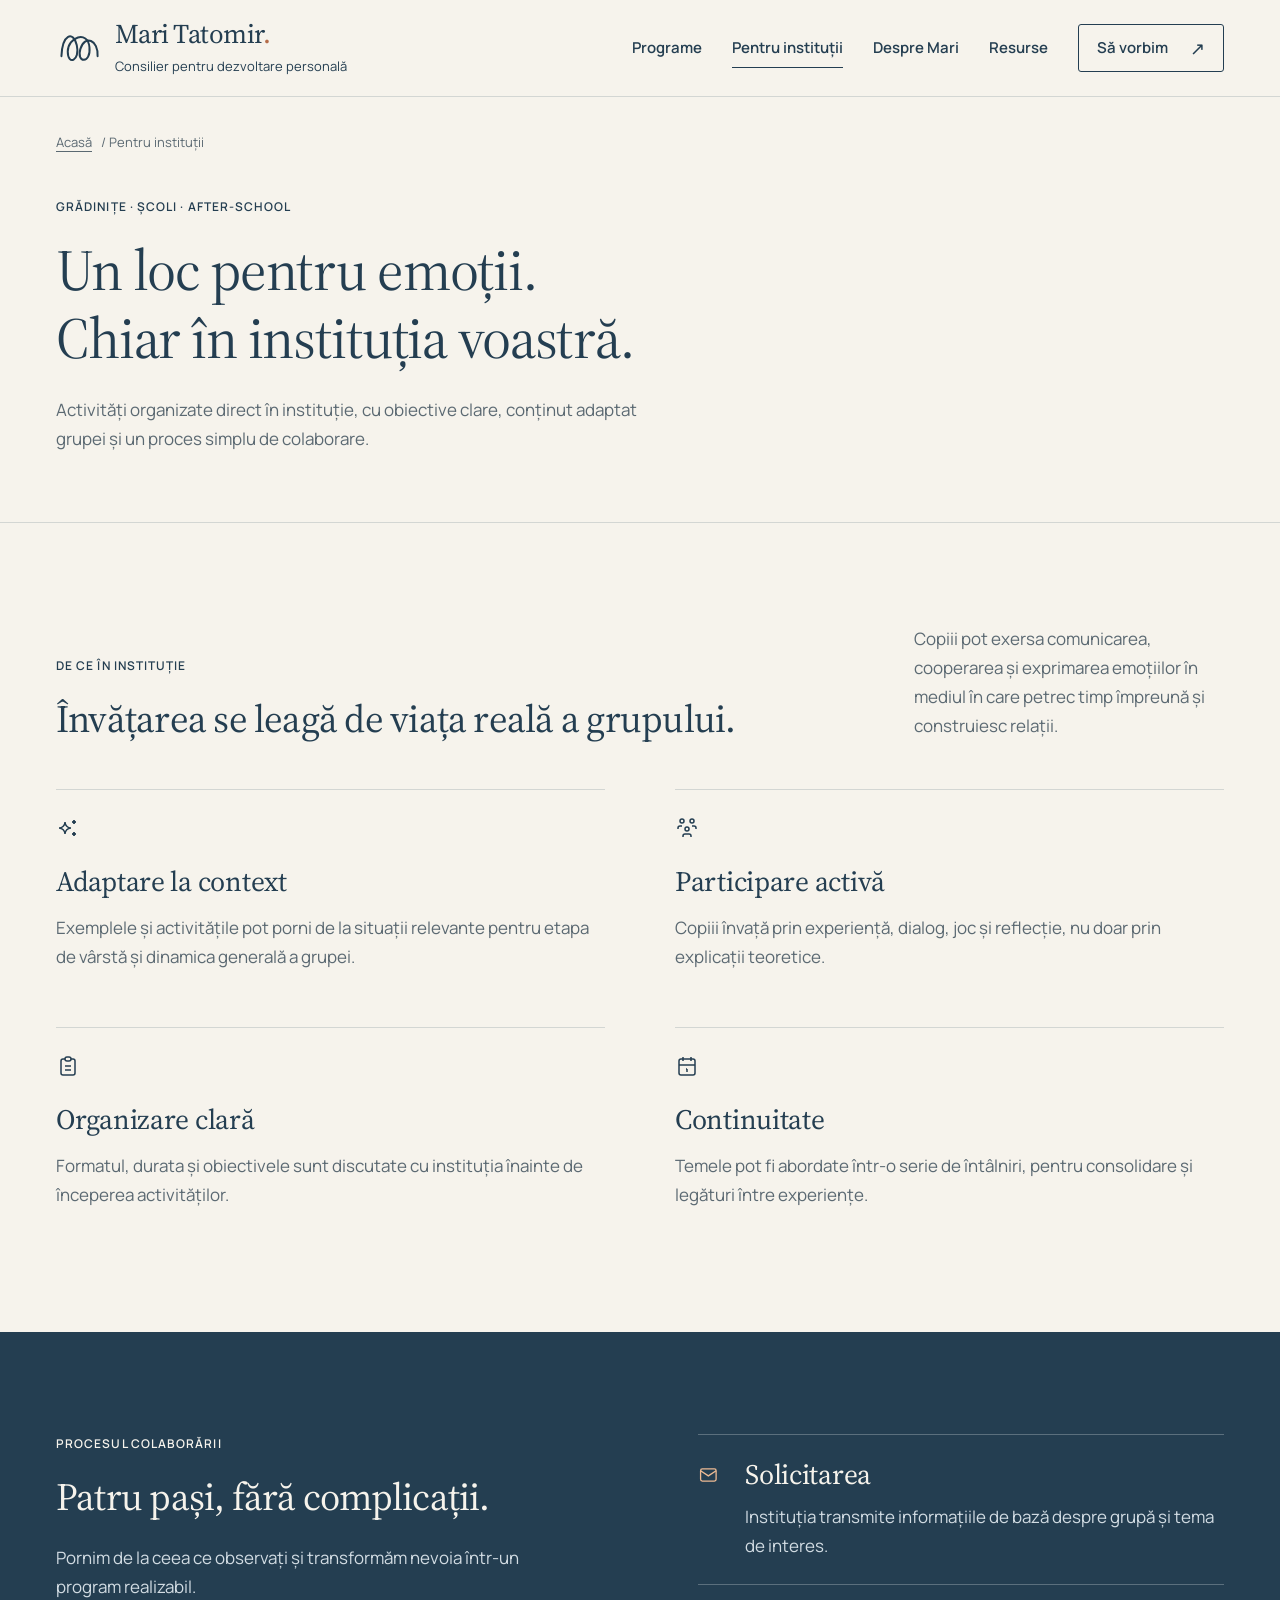
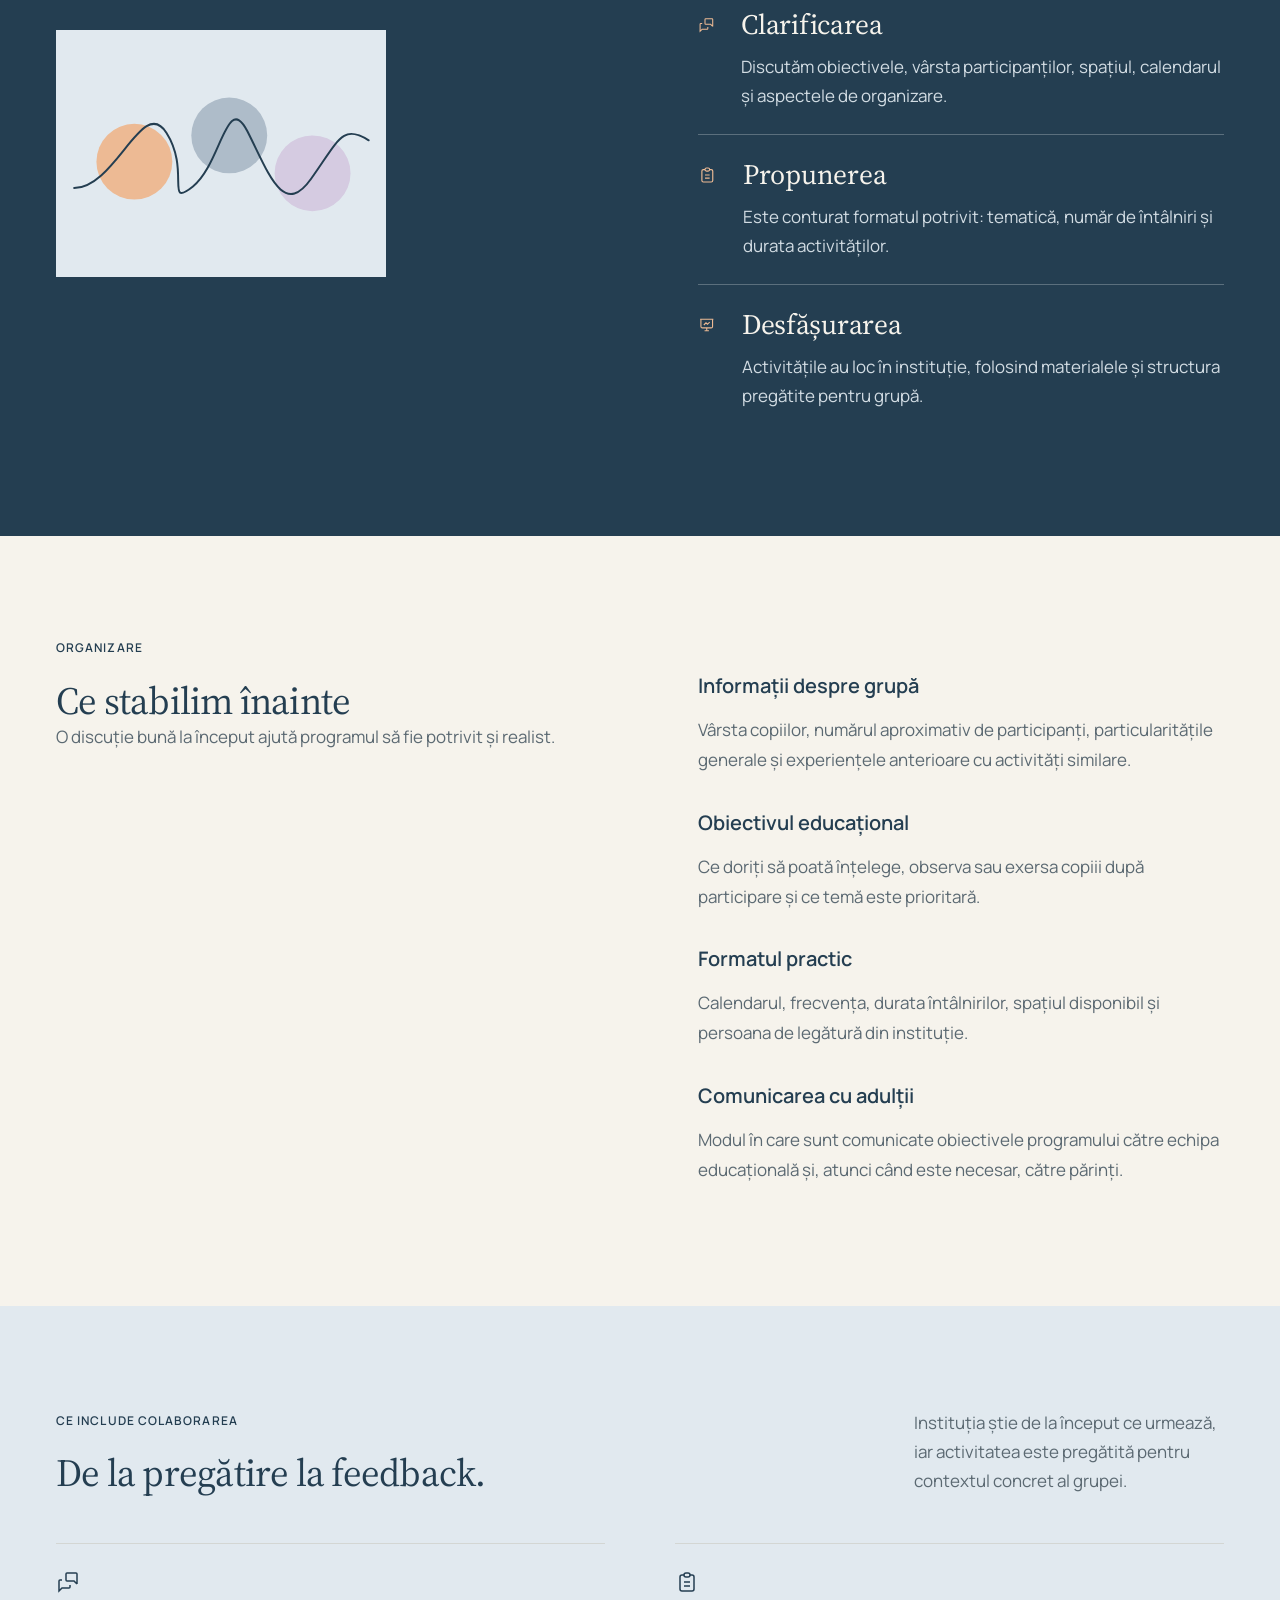
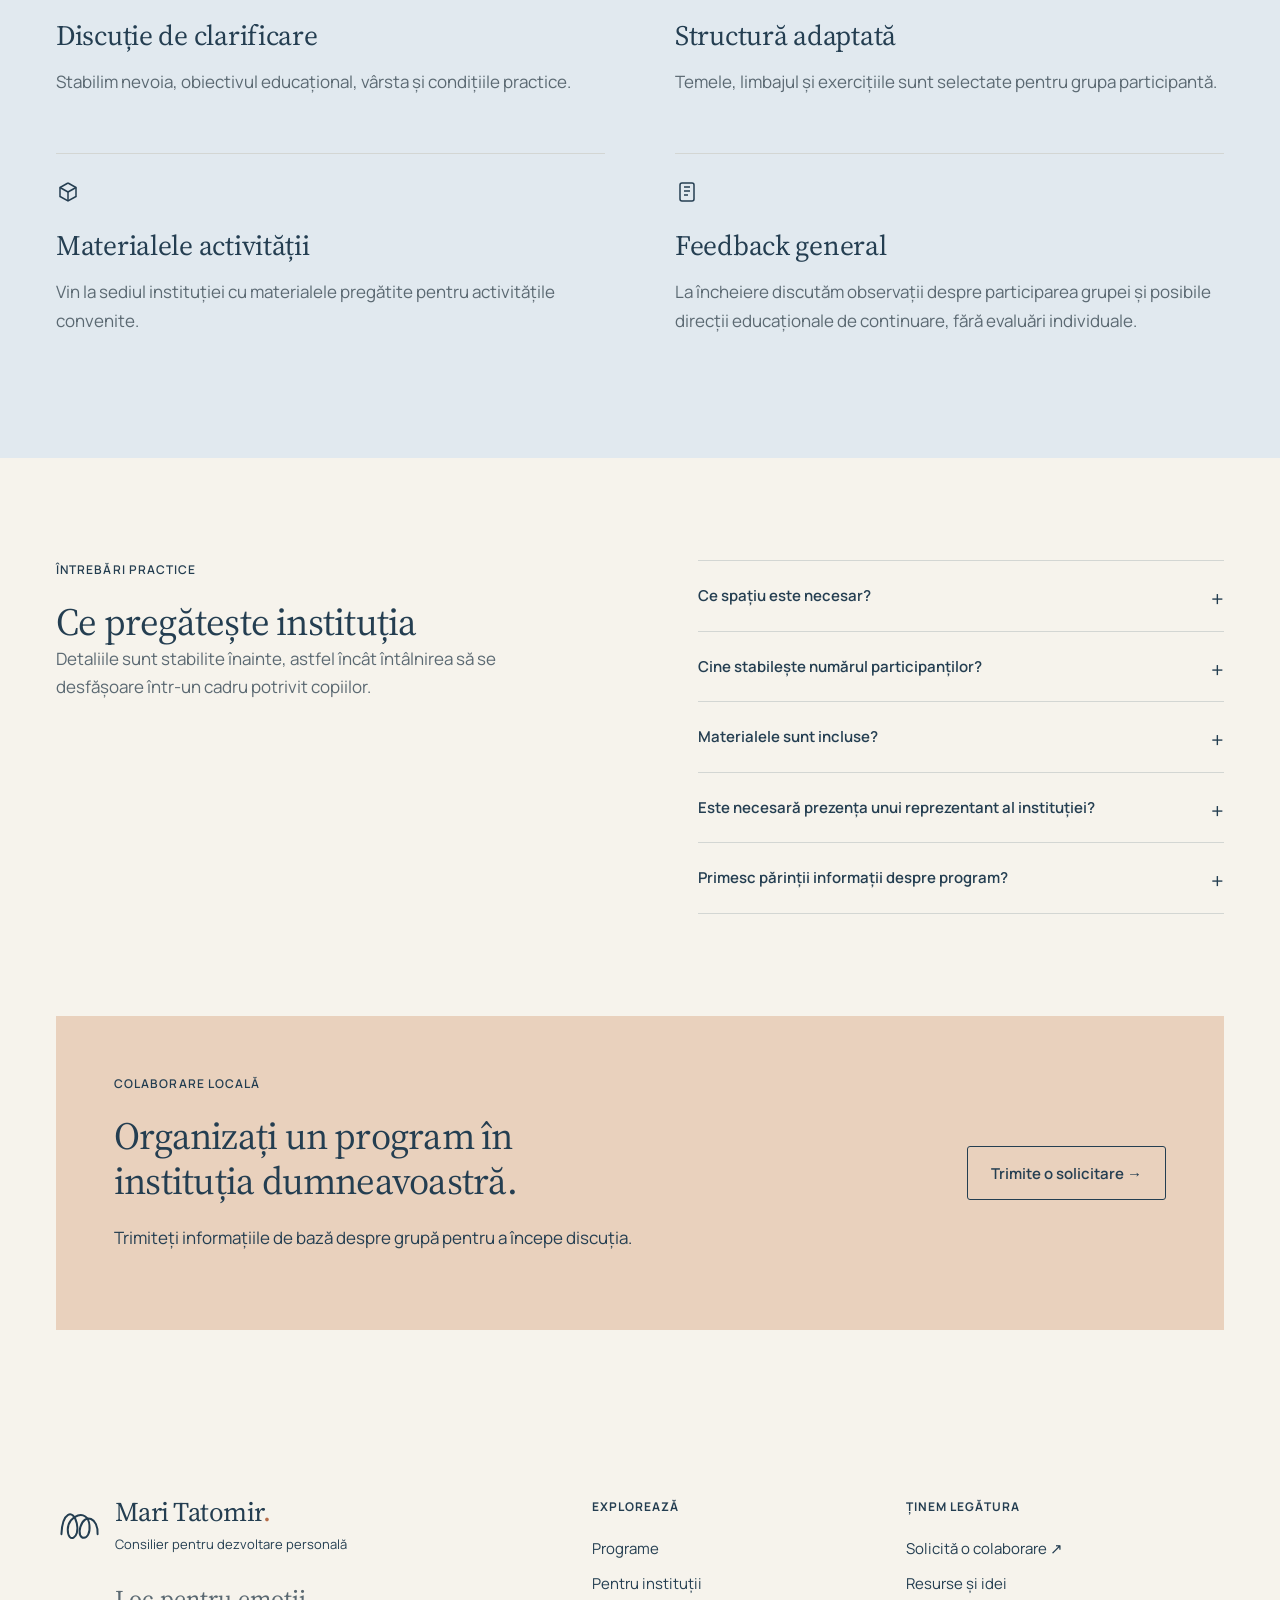
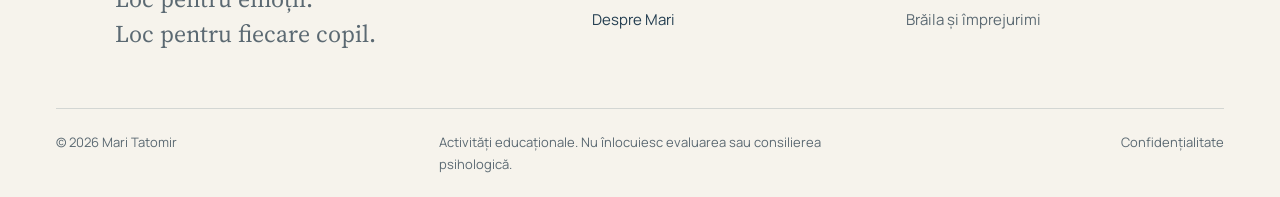
<file: institutii.html>
<!doctype html><html lang="ro"><head><meta charset="utf-8"><meta name="viewport" content="width=device-width,initial-scale=1"><title>Ateliere pentru grădinițe, școli și after-school în Brăila</title><meta name="description" content="Colaborări cu grădinițe, școli și centre after-school din Brăila pentru programe de dezvoltare emoțională adaptate copiilor și adolescenților."><meta name="robots" content="index,follow"><meta name="theme-color" content="#243e51"><link rel="icon" href="favicon.svg" type="image/svg+xml"><link rel="stylesheet" href="assets/fonts/fonts.css"><link rel="stylesheet" href="styles.css"><script src="script.js" defer></script><script type="application/ld+json">{"@context":"https://schema.org","@type":"FAQPage","mainEntity":[{"@type":"Question","name":"Unde se desfășoară activitățile?","acceptedAnswer":{"@type":"Answer","text":"Activitățile se desfășoară la sediul instituției partenere, în Brăila și împrejurimi."}},{"@type":"Question","name":"Programele sunt adaptate vârstei?","acceptedAnswer":{"@type":"Answer","text":"Da. Temele, exercițiile și limbajul sunt adaptate vârstei și contextului grupei."}}]}</script></head><body>
<a class="skip-link" href="#continut">Sari la conținut</a><header class="site-header"><div class="wrap header-inner"><a class="brand" href="index.html" aria-label="Mari Tatomir, pagina principală"><svg class="brand-symbol" viewBox="0 0 52 50" fill="none" aria-hidden="true"><path d="M6 34C7 10 19 5 23 22S13 45 13 29 35 5 37 24 22 42 27 26 47 16 46 34" stroke="currentColor" stroke-width="2.2" stroke-linecap="round"/></svg><span><strong>Mari Tatomir<span class="brand-dot">.</span></strong><small>Consilier pentru dezvoltare personală</small></span></a><button class="menu-toggle" type="button" aria-label="Deschide meniul" aria-expanded="false" aria-controls="main-nav"><span></span><span></span></button><nav class="nav" id="main-nav" aria-label="Navigație principală"><a href="programe.html">Programe</a><a href="institutii.html" aria-current="page">Pentru instituții</a><a href="despre.html">Despre Mari</a><a href="resurse.html">Resurse</a><a href="contact.html" class="nav-button">Să vorbim <span aria-hidden="true">↗</span></a></nav></div></header>
<main id="continut"><section class="page-hero"><div class="wrap"><div class="breadcrumb"><a href="index.html">Acasă</a> / Pentru instituții</div><p class="eyebrow">Grădinițe · Școli · After-school</p><h1>Un loc pentru emoții. Chiar în instituția voastră.</h1><p class="lead">Activități organizate direct în instituție, cu obiective clare, conținut adaptat grupei și un proces simplu de colaborare.</p></div></section>
<section class="section"><div class="wrap"><div class="section-head"><div><p class="eyebrow">De ce în instituție</p><h2>Învățarea se leagă de viața reală a grupului.</h2></div><p class="lead">Copiii pot exersa comunicarea, cooperarea și exprimarea emoțiilor în mediul în care petrec timp împreună și construiesc relații.</p></div><div class="feature-list">
<article class="feature-item"><span class="feature-icon"><svg class="icon" aria-hidden="true"><use href="assets/icons.svg#icon-sparkles"></use></svg></span><h3>Adaptare la context</h3><p>Exemplele și activitățile pot porni de la situații relevante pentru etapa de vârstă și dinamica generală a grupei.</p></article><article class="feature-item"><span class="feature-icon"><svg class="icon" aria-hidden="true"><use href="assets/icons.svg#icon-users-group"></use></svg></span><h3>Participare activă</h3><p>Copiii învață prin experiență, dialog, joc și reflecție, nu doar prin explicații teoretice.</p></article><article class="feature-item"><span class="feature-icon"><svg class="icon" aria-hidden="true"><use href="assets/icons.svg#icon-clipboard-text"></use></svg></span><h3>Organizare clară</h3><p>Formatul, durata și obiectivele sunt discutate cu instituția înainte de începerea activităților.</p></article><article class="feature-item"><span class="feature-icon"><svg class="icon" aria-hidden="true"><use href="assets/icons.svg#icon-calendar"></use></svg></span><h3>Continuitate</h3><p>Temele pot fi abordate într-o serie de întâlniri, pentru consolidare și legături între experiențe.</p></article>
</div></div></section>
<section class="section dark-section"><div class="wrap split"><div class="sticky-copy"><p class="eyebrow">Procesul colaborării</p><h2>Patru pași, fără complicații.</h2><p class="lead">Pornim de la ceea ce observați și transformăm nevoia într-un program realizabil.</p><img class="process-illustration process-illustration-dark" src="assets/illustrations/collaboration-path.svg" alt=""></div><div class="steps"><article class="step"><span><svg class="icon" aria-hidden="true"><use href="assets/icons.svg#icon-mail"></use></svg></span><div><h3>Solicitarea</h3><p>Instituția transmite informațiile de bază despre grupă și tema de interes.</p></div></article><article class="step"><span><svg class="icon" aria-hidden="true"><use href="assets/icons.svg#icon-messages"></use></svg></span><div><h3>Clarificarea</h3><p>Discutăm obiectivele, vârsta participanților, spațiul, calendarul și aspectele de organizare.</p></div></article><article class="step"><span><svg class="icon" aria-hidden="true"><use href="assets/icons.svg#icon-clipboard-text"></use></svg></span><div><h3>Propunerea</h3><p>Este conturat formatul potrivit: tematică, număr de întâlniri și durata activităților.</p></div></article><article class="step"><span><svg class="icon" aria-hidden="true"><use href="assets/icons.svg#icon-presentation"></use></svg></span><div><h3>Desfășurarea</h3><p>Activitățile au loc în instituție, folosind materialele și structura pregătite pentru grupă.</p></div></article></div></div></section>
<section class="section"><div class="wrap split"><div><p class="eyebrow">Organizare</p><h2>Ce stabilim înainte</h2><p class="lead">O discuție bună la început ajută programul să fie potrivit și realist.</p></div><div class="prose"><h3>Informații despre grupă</h3><p>Vârsta copiilor, numărul aproximativ de participanți, particularitățile generale și experiențele anterioare cu activități similare.</p><h3>Obiectivul educațional</h3><p>Ce doriți să poată înțelege, observa sau exersa copiii după participare și ce temă este prioritară.</p><h3>Formatul practic</h3><p>Calendarul, frecvența, durata întâlnirilor, spațiul disponibil și persoana de legătură din instituție.</p><h3>Comunicarea cu adulții</h3><p>Modul în care sunt comunicate obiectivele programului către echipa educațională și, atunci când este necesar, către părinți.</p></div></div></section>
<section class="section quote-section"><div class="wrap"><div class="section-head"><div><p class="eyebrow">Ce include colaborarea</p><h2>De la pregătire la feedback.</h2></div><p class="lead">Instituția știe de la început ce urmează, iar activitatea este pregătită pentru contextul concret al grupei.</p></div><div class="feature-list"><article class="feature-item"><span class="feature-icon"><svg class="icon" aria-hidden="true"><use href="assets/icons.svg#icon-messages"></use></svg></span><h3>Discuție de clarificare</h3><p>Stabilim nevoia, obiectivul educațional, vârsta și condițiile practice.</p></article><article class="feature-item"><span class="feature-icon"><svg class="icon" aria-hidden="true"><use href="assets/icons.svg#icon-clipboard-text"></use></svg></span><h3>Structură adaptată</h3><p>Temele, limbajul și exercițiile sunt selectate pentru grupa participantă.</p></article><article class="feature-item"><span class="feature-icon"><svg class="icon" aria-hidden="true"><use href="assets/icons.svg#icon-box"></use></svg></span><h3>Materialele activității</h3><p>Vin la sediul instituției cu materialele pregătite pentru activitățile convenite.</p></article><article class="feature-item"><span class="feature-icon"><svg class="icon" aria-hidden="true"><use href="assets/icons.svg#icon-notes"></use></svg></span><h3>Feedback general</h3><p>La încheiere discutăm observații despre participarea grupei și posibile direcții educaționale de continuare, fără evaluări individuale.</p></article></div></div></section>
<section class="section"><div class="wrap split"><div><p class="eyebrow">Întrebări practice</p><h2>Ce pregătește instituția</h2><p class="lead">Detaliile sunt stabilite înainte, astfel încât întâlnirea să se desfășoare într-un cadru potrivit copiilor.</p></div><div class="faq"><details><summary>Ce spațiu este necesar?</summary><p>Un spațiu sigur și suficient pentru dimensiunea grupei, în care copiii să poată sta împreună și să participe la activități. Configurația exactă depinde de program.</p></details><details><summary>Cine stabilește numărul participanților?</summary><p>Numărul se stabilește împreună, în funcție de vârstă, temă, spațiu și tipul activităților. Un grup potrivit permite participarea reală a copiilor.</p></details><details><summary>Materialele sunt incluse?</summary><p>Materialele specifice activităților convenite sunt pregătite și aduse la instituție. Orice cerință specială este discutată înainte.</p></details><details><summary>Este necesară prezența unui reprezentant al instituției?</summary><p>Responsabilitățile și persoana de legătură se stabilesc în discuția inițială, în acord cu regulile instituției și formatul activității.</p></details><details><summary>Primesc părinții informații despre program?</summary><p>Instituția și Mari stabilesc înainte ce informații generale sunt comunicate despre obiective și activități. Nu sunt realizate evaluări individuale ale copiilor în cadrul programului.</p></details></div></div></section>
<section class="section cta"><div class="wrap"><div class="cta-box"><div><p class="eyebrow">Colaborare locală</p><h2>Organizați un program în instituția dumneavoastră.</h2><p>Trimiteți informațiile de bază despre grupă pentru a începe discuția.</p></div><a class="button" href="contact.html">Trimite o solicitare →</a></div></div></section></main>
<footer class="site-footer"><div class="wrap"><div class="footer-grid"><div class="footer-brand"><a class="brand" href="index.html" aria-label="Mari Tatomir, pagina principală"><svg class="brand-symbol" viewBox="0 0 52 50" fill="none" aria-hidden="true"><path d="M6 34C7 10 19 5 23 22S13 45 13 29 35 5 37 24 22 42 27 26 47 16 46 34" stroke="currentColor" stroke-width="2.2" stroke-linecap="round"/></svg><span><strong>Mari Tatomir<span class="brand-dot">.</span></strong><small>Consilier pentru dezvoltare personală</small></span></a><p>Loc pentru emoții. <br>Loc pentru fiecare copil.</p></div><div class="footer-col"><strong>Explorează</strong><a href="programe.html">Programe</a><a href="institutii.html">Pentru instituții</a><a href="despre.html">Despre Mari</a></div><div class="footer-col"><strong>Ținem legătura</strong><a href="contact.html">Solicită o colaborare ↗</a><a href="resurse.html">Resurse și idei</a><span>Brăila și împrejurimi</span></div></div><div class="footer-bottom"><span>© <span data-year>2026</span> Mari Tatomir</span><p>Activități educaționale. Nu înlocuiesc evaluarea sau consilierea psihologică.</p><a href="confidentialitate.html">Confidențialitate</a></div></div></footer></body></html>
</file>
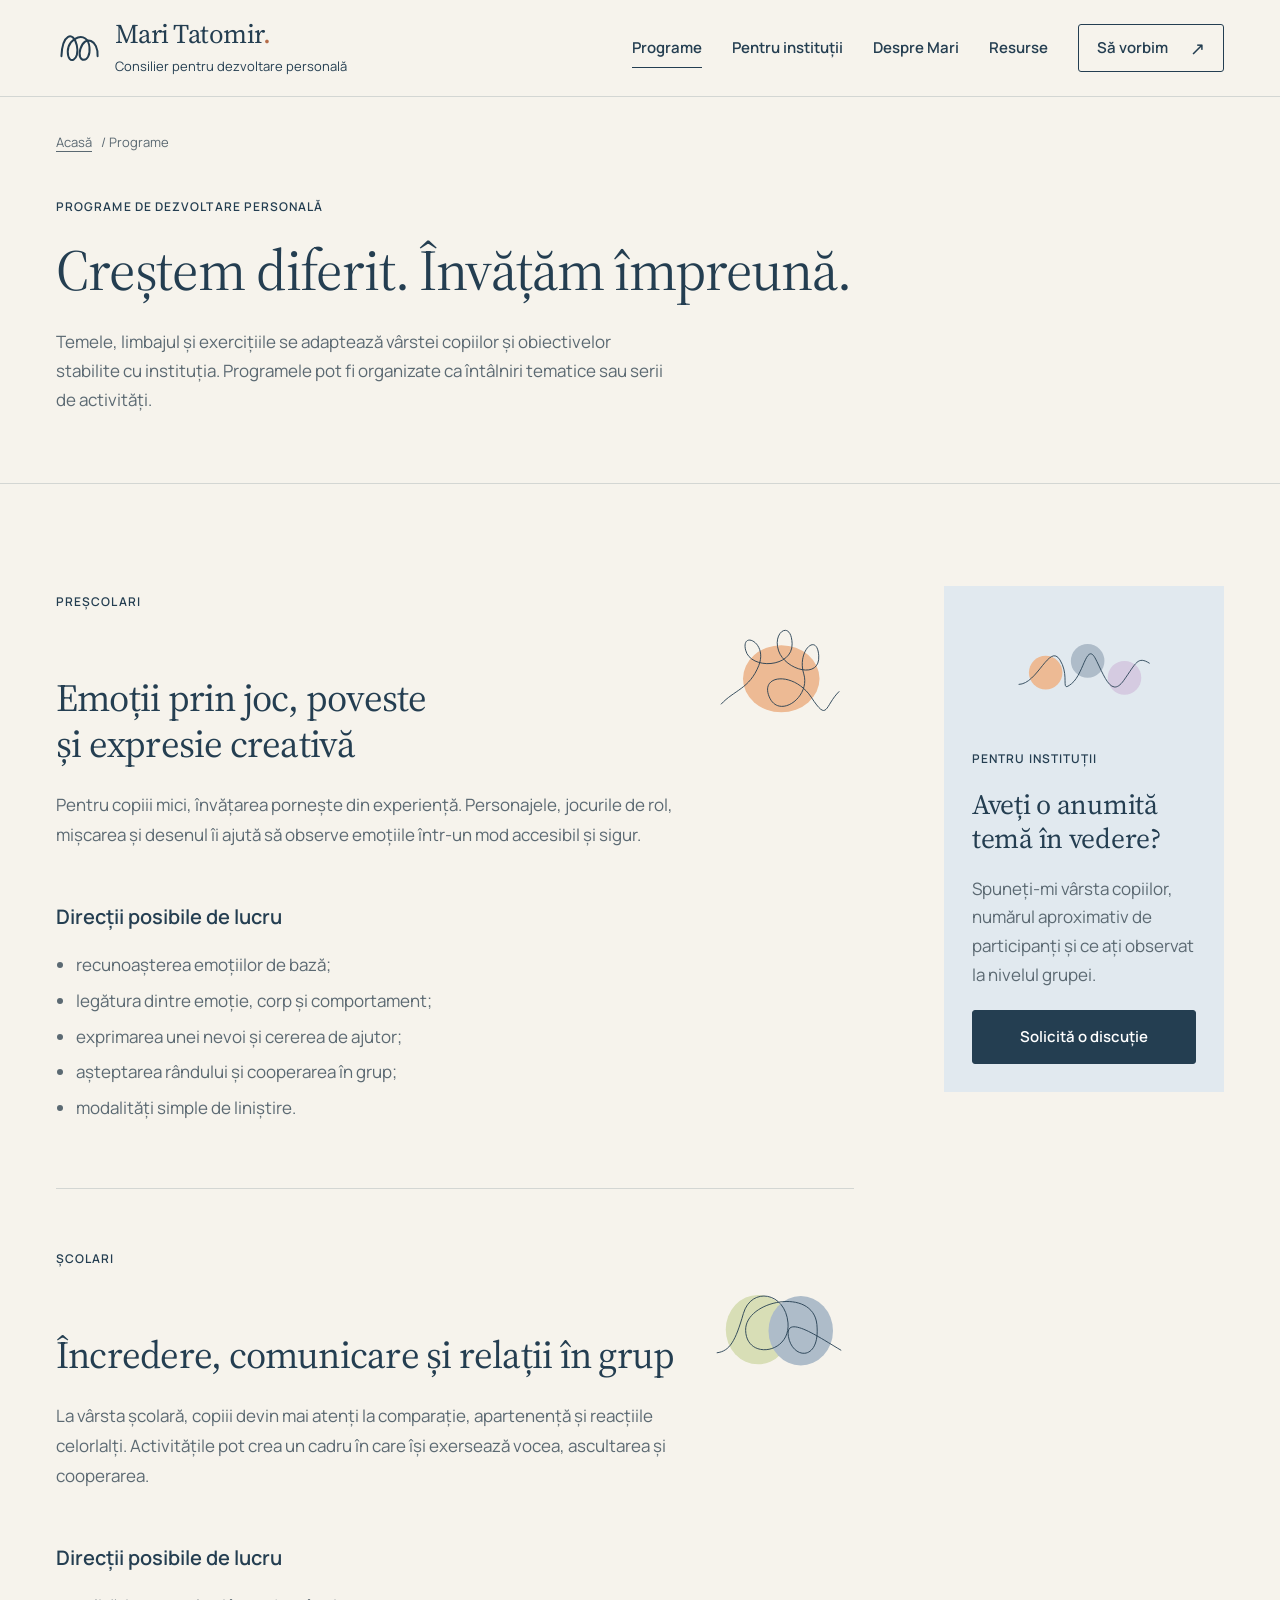
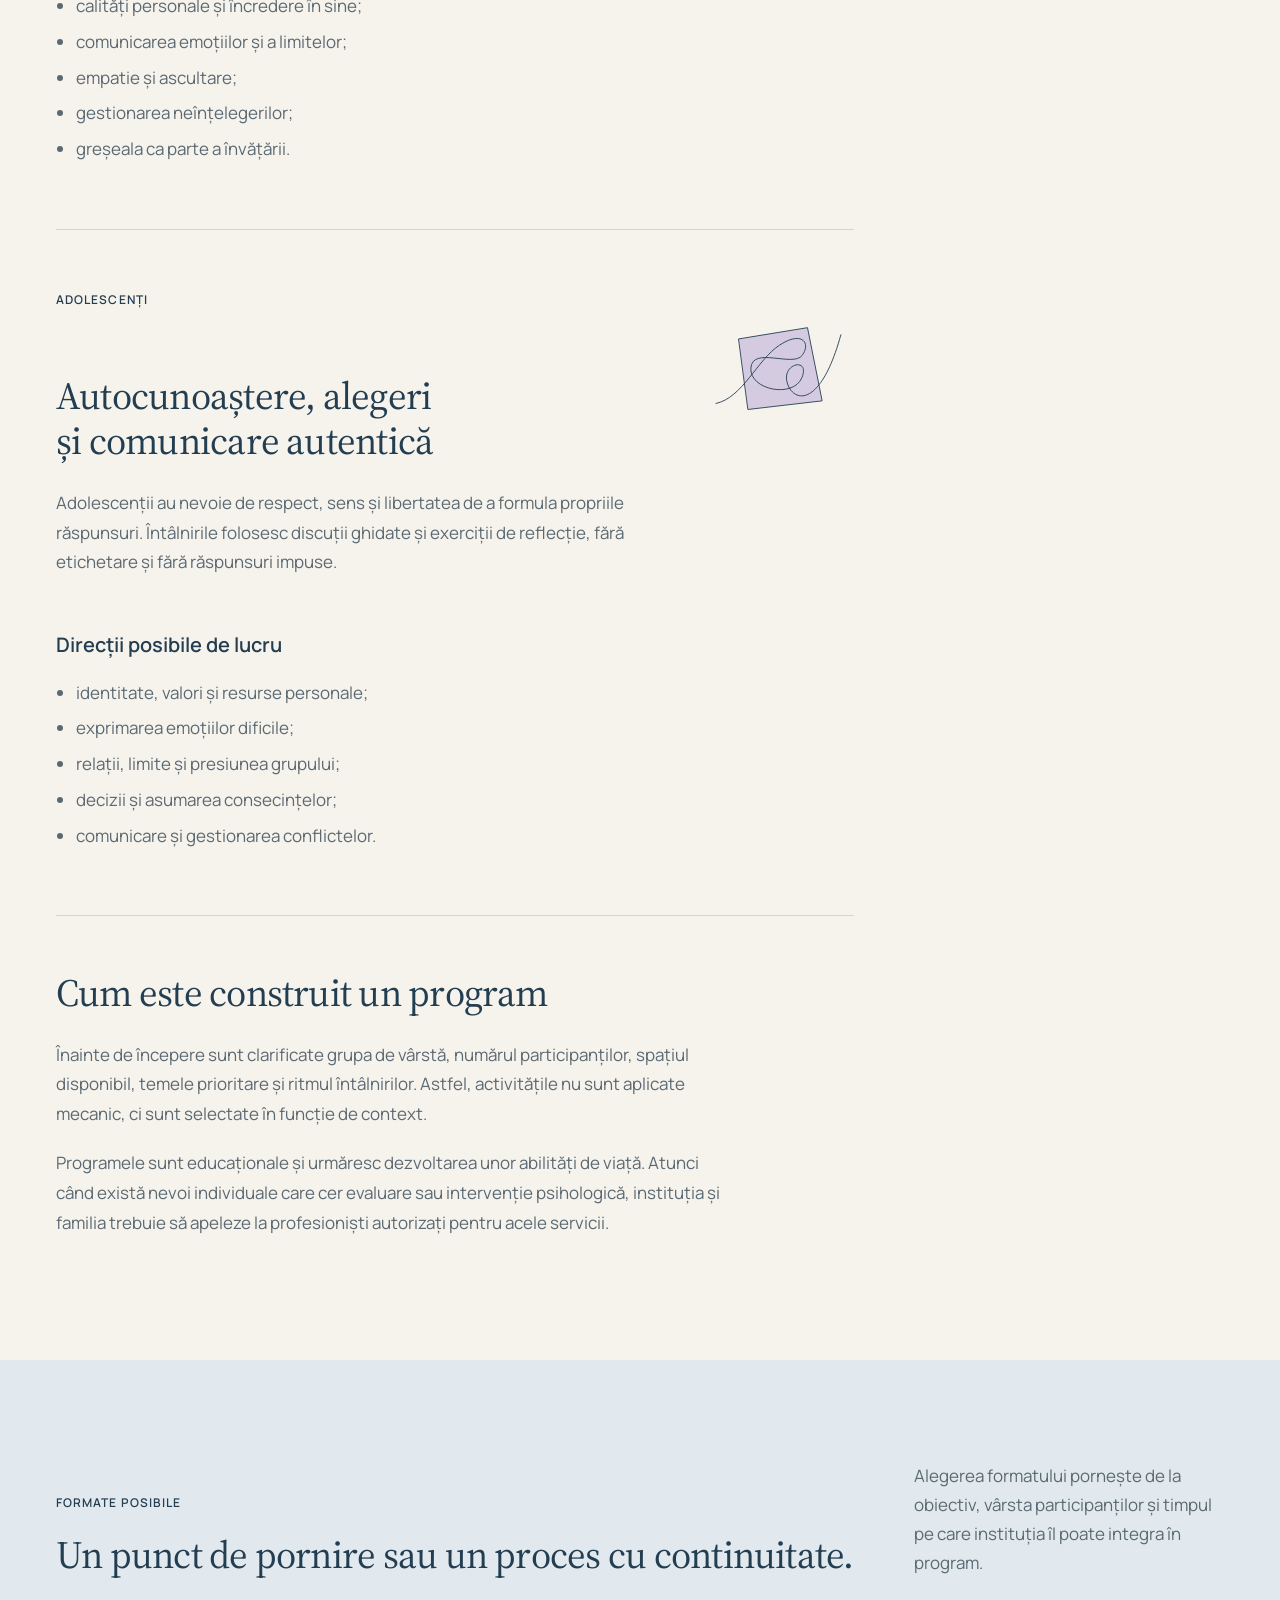
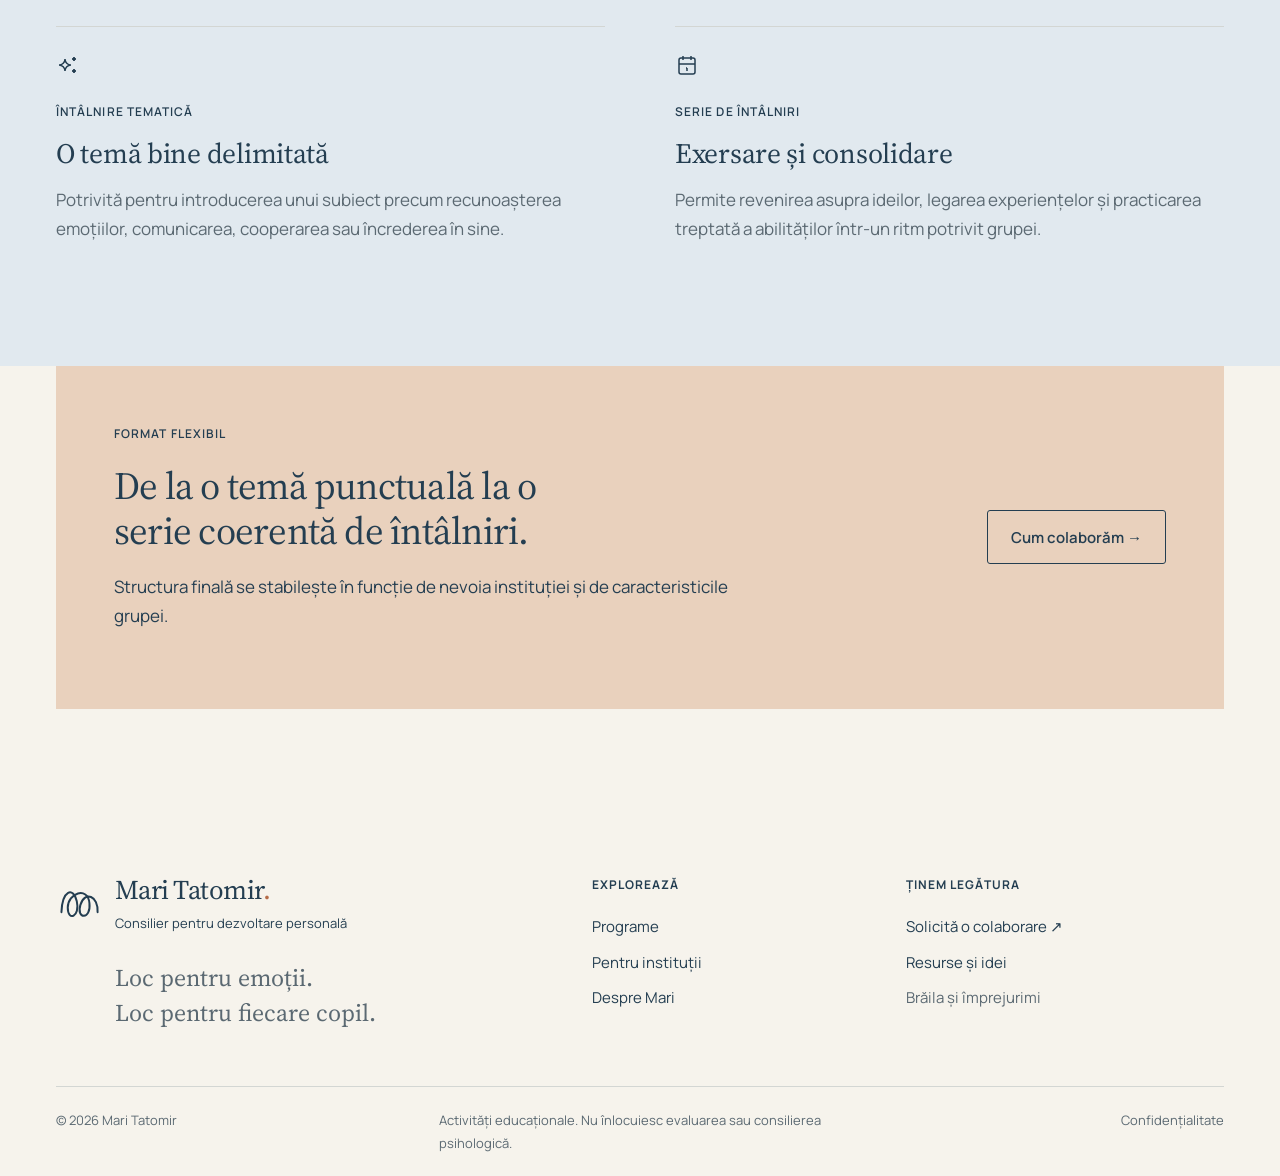
<file: programe.html>
<!doctype html><html lang="ro"><head><meta charset="utf-8"><meta name="viewport" content="width=device-width,initial-scale=1"><title>Programe de dezvoltare emoțională pentru copii | Mari Tatomir</title><meta name="description" content="Programe de dezvoltare emoțională pentru preșcolari, școlari și adolescenți: emoții, încredere, comunicare, cooperare și relații sănătoase."><meta name="robots" content="index,follow"><meta name="theme-color" content="#243e51"><link rel="icon" href="favicon.svg" type="image/svg+xml"><link rel="stylesheet" href="assets/fonts/fonts.css"><link rel="stylesheet" href="styles.css"><script src="script.js" defer></script></head><body>
<a class="skip-link" href="#continut">Sari la conținut</a><header class="site-header"><div class="wrap header-inner"><a class="brand" href="index.html" aria-label="Mari Tatomir, pagina principală"><svg class="brand-symbol" viewBox="0 0 52 50" fill="none" aria-hidden="true"><path d="M6 34C7 10 19 5 23 22S13 45 13 29 35 5 37 24 22 42 27 26 47 16 46 34" stroke="currentColor" stroke-width="2.2" stroke-linecap="round"/></svg><span><strong>Mari Tatomir<span class="brand-dot">.</span></strong><small>Consilier pentru dezvoltare personală</small></span></a><button class="menu-toggle" type="button" aria-label="Deschide meniul" aria-expanded="false" aria-controls="main-nav"><span></span><span></span></button><nav class="nav" id="main-nav" aria-label="Navigație principală"><a href="programe.html" aria-current="page">Programe</a><a href="institutii.html">Pentru instituții</a><a href="despre.html">Despre Mari</a><a href="resurse.html">Resurse</a><a href="contact.html" class="nav-button">Să vorbim <span aria-hidden="true">↗</span></a></nav></div></header>
<main id="continut"><section class="page-hero"><div class="wrap"><div class="breadcrumb"><a href="index.html">Acasă</a> / Programe</div><p class="eyebrow">Programe de dezvoltare personală</p><h1>Creștem diferit. Învățăm împreună.</h1><p class="lead">Temele, limbajul și exercițiile se adaptează vârstei copiilor și obiectivelor stabilite cu instituția. Programele pot fi organizate ca întâlniri tematice sau serii de activități.</p></div></section>
<section class="section"><div class="wrap content-grid"><div class="prose">
  <section class="age-section" id="prescolari"><div class="age-intro"><div><span class="tag">PREȘCOLARI</span><h2>Emoții prin joc, poveste și expresie creativă</h2><p>Pentru copiii mici, învățarea pornește din experiență. Personajele, jocurile de rol, mișcarea și desenul îi ajută să observe emoțiile într-un mod accesibil și sigur.</p></div><img src="assets/illustrations/program-preschool.svg" alt=""></div><h3>Direcții posibile de lucru</h3><ul><li>recunoașterea emoțiilor de bază;</li><li>legătura dintre emoție, corp și comportament;</li><li>exprimarea unei nevoi și cererea de ajutor;</li><li>așteptarea rândului și cooperarea în grup;</li><li>modalități simple de liniștire.</li></ul></section>
  <section class="age-section" id="scolari"><div class="age-intro"><div><span class="tag">ȘCOLARI</span><h2>Încredere, comunicare și relații în grup</h2><p>La vârsta școlară, copiii devin mai atenți la comparație, apartenență și reacțiile celorlalți. Activitățile pot crea un cadru în care își exersează vocea, ascultarea și cooperarea.</p></div><img src="assets/illustrations/program-school.svg" alt=""></div><h3>Direcții posibile de lucru</h3><ul><li>calități personale și încredere în sine;</li><li>comunicarea emoțiilor și a limitelor;</li><li>empatie și ascultare;</li><li>gestionarea neînțelegerilor;</li><li>greșeala ca parte a învățării.</li></ul></section>
  <section class="age-section" id="adolescenti"><div class="age-intro"><div><span class="tag">ADOLESCENȚI</span><h2>Autocunoaștere, alegeri și comunicare autentică</h2><p>Adolescenții au nevoie de respect, sens și libertatea de a formula propriile răspunsuri. Întâlnirile folosesc discuții ghidate și exerciții de reflecție, fără etichetare și fără răspunsuri impuse.</p></div><img src="assets/illustrations/program-teens.svg" alt=""></div><h3>Direcții posibile de lucru</h3><ul><li>identitate, valori și resurse personale;</li><li>exprimarea emoțiilor dificile;</li><li>relații, limite și presiunea grupului;</li><li>decizii și asumarea consecințelor;</li><li>comunicare și gestionarea conflictelor.</li></ul></section>
  <h2>Cum este construit un program</h2><p>Înainte de începere sunt clarificate grupa de vârstă, numărul participanților, spațiul disponibil, temele prioritare și ritmul întâlnirilor. Astfel, activitățile nu sunt aplicate mecanic, ci sunt selectate în funcție de context.</p><p>Programele sunt educaționale și urmăresc dezvoltarea unor abilități de viață. Atunci când există nevoi individuale care cer evaluare sau intervenție psihologică, instituția și familia trebuie să apeleze la profesioniști autorizați pentru acele servicii.</p>
</div><aside class="side-card"><img class="side-card-illustration" src="assets/illustrations/collaboration-path.svg" alt=""><p class="eyebrow">Pentru instituții</p><h3>Aveți o anumită temă în vedere?</h3><p>Spuneți-mi vârsta copiilor, numărul aproximativ de participanți și ce ați observat la nivelul grupei.</p><a class="button button-primary" href="contact.html">Solicită o discuție</a></aside></div></section>
<section class="section quote-section"><div class="wrap"><div class="section-head"><div><p class="eyebrow">Formate posibile</p><h2>Un punct de pornire sau un proces cu continuitate.</h2></div><p class="lead">Alegerea formatului pornește de la obiectiv, vârsta participanților și timpul pe care instituția îl poate integra în program.</p></div><div class="feature-list"><article class="feature-item"><span class="feature-icon"><svg class="icon" aria-hidden="true"><use href="assets/icons.svg#icon-sparkles"></use></svg></span><span class="tag">ÎNTÂLNIRE TEMATICĂ</span><h3>O temă bine delimitată</h3><p>Potrivită pentru introducerea unui subiect precum recunoașterea emoțiilor, comunicarea, cooperarea sau încrederea în sine.</p></article><article class="feature-item"><span class="feature-icon"><svg class="icon" aria-hidden="true"><use href="assets/icons.svg#icon-calendar"></use></svg></span><span class="tag">SERIE DE ÎNTÂLNIRI</span><h3>Exersare și consolidare</h3><p>Permite revenirea asupra ideilor, legarea experiențelor și practicarea treptată a abilităților într-un ritm potrivit grupei.</p></article></div></div></section>
<section class="section cta"><div class="wrap"><div class="cta-box"><div><p class="eyebrow">Format flexibil</p><h2>De la o temă punctuală la o serie coerentă de întâlniri.</h2><p>Structura finală se stabilește în funcție de nevoia instituției și de caracteristicile grupei.</p></div><a class="button" href="institutii.html">Cum colaborăm →</a></div></div></section></main>
<footer class="site-footer"><div class="wrap"><div class="footer-grid"><div class="footer-brand"><a class="brand" href="index.html" aria-label="Mari Tatomir, pagina principală"><svg class="brand-symbol" viewBox="0 0 52 50" fill="none" aria-hidden="true"><path d="M6 34C7 10 19 5 23 22S13 45 13 29 35 5 37 24 22 42 27 26 47 16 46 34" stroke="currentColor" stroke-width="2.2" stroke-linecap="round"/></svg><span><strong>Mari Tatomir<span class="brand-dot">.</span></strong><small>Consilier pentru dezvoltare personală</small></span></a><p>Loc pentru emoții. <br>Loc pentru fiecare copil.</p></div><div class="footer-col"><strong>Explorează</strong><a href="programe.html">Programe</a><a href="institutii.html">Pentru instituții</a><a href="despre.html">Despre Mari</a></div><div class="footer-col"><strong>Ținem legătura</strong><a href="contact.html">Solicită o colaborare ↗</a><a href="resurse.html">Resurse și idei</a><span>Brăila și împrejurimi</span></div></div><div class="footer-bottom"><span>© <span data-year>2026</span> Mari Tatomir</span><p>Activități educaționale. Nu înlocuiesc evaluarea sau consilierea psihologică.</p><a href="confidentialitate.html">Confidențialitate</a></div></div></footer></body></html>
</file>
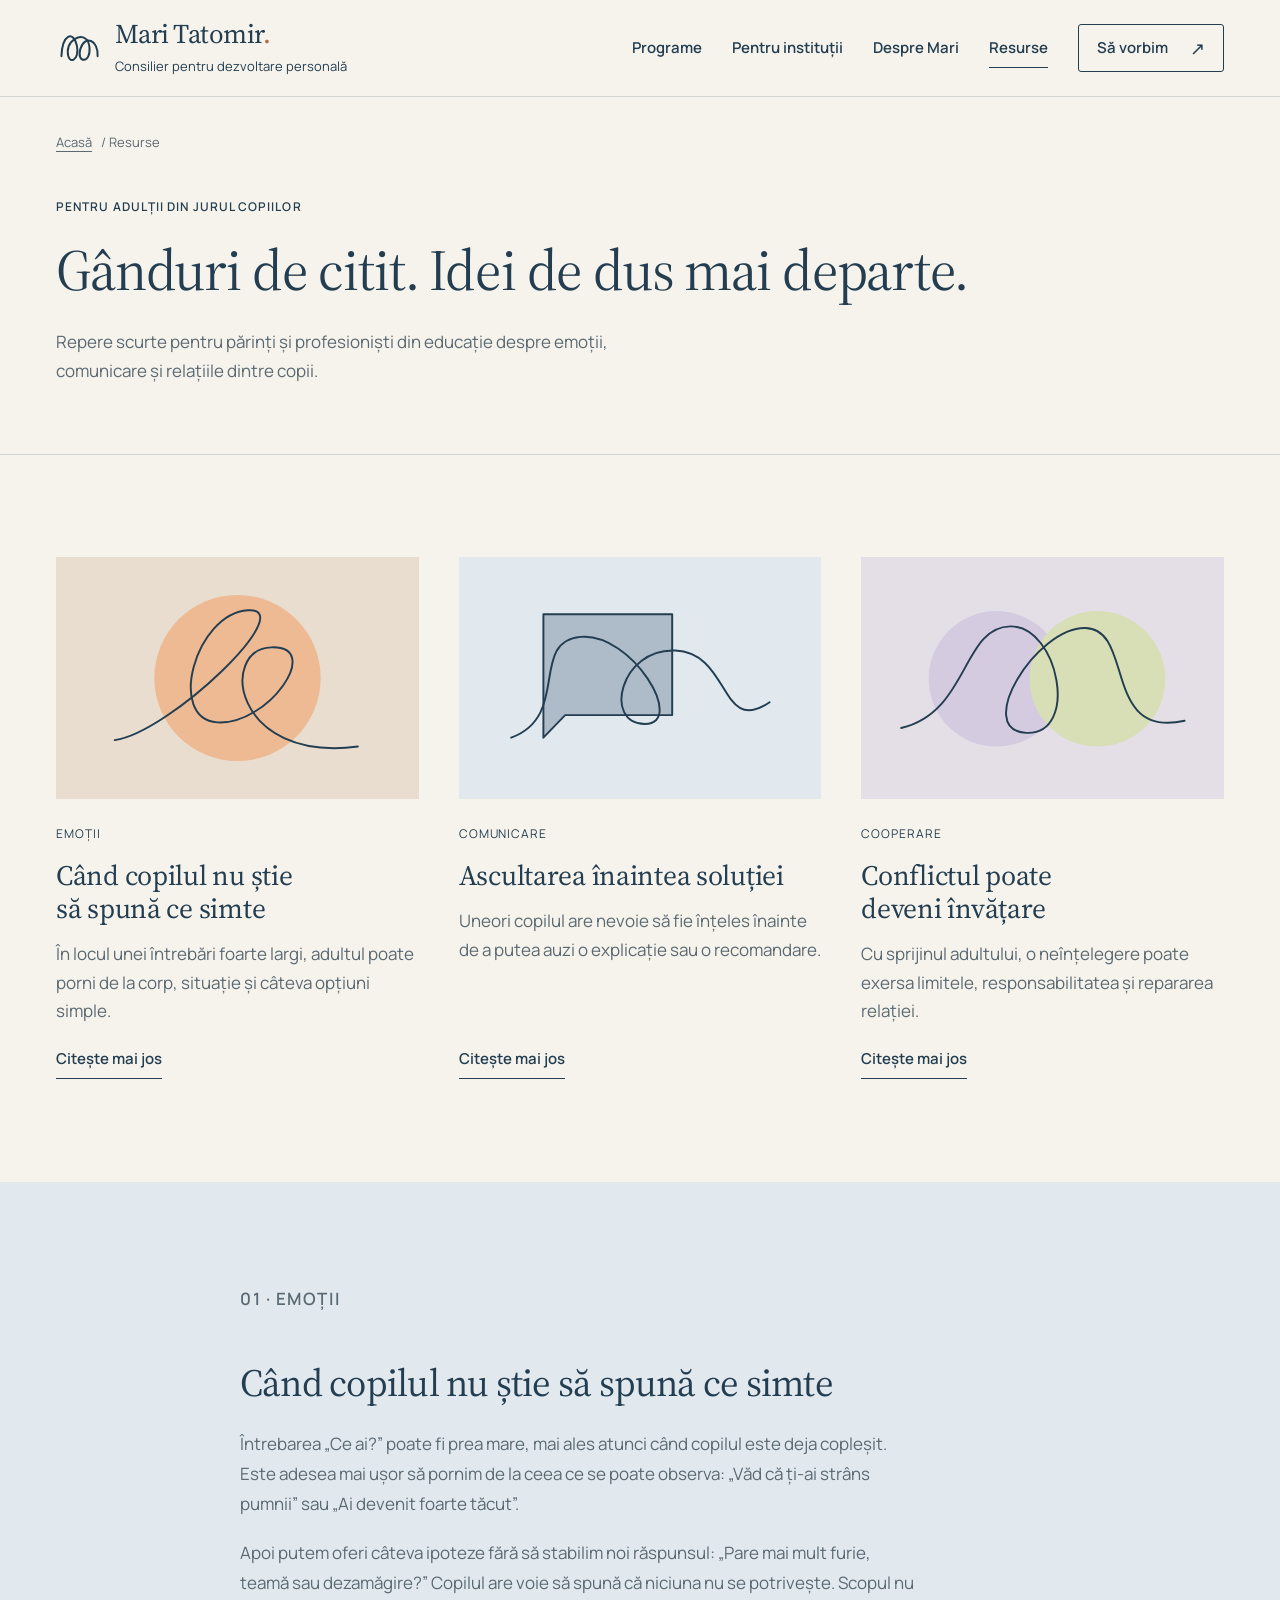
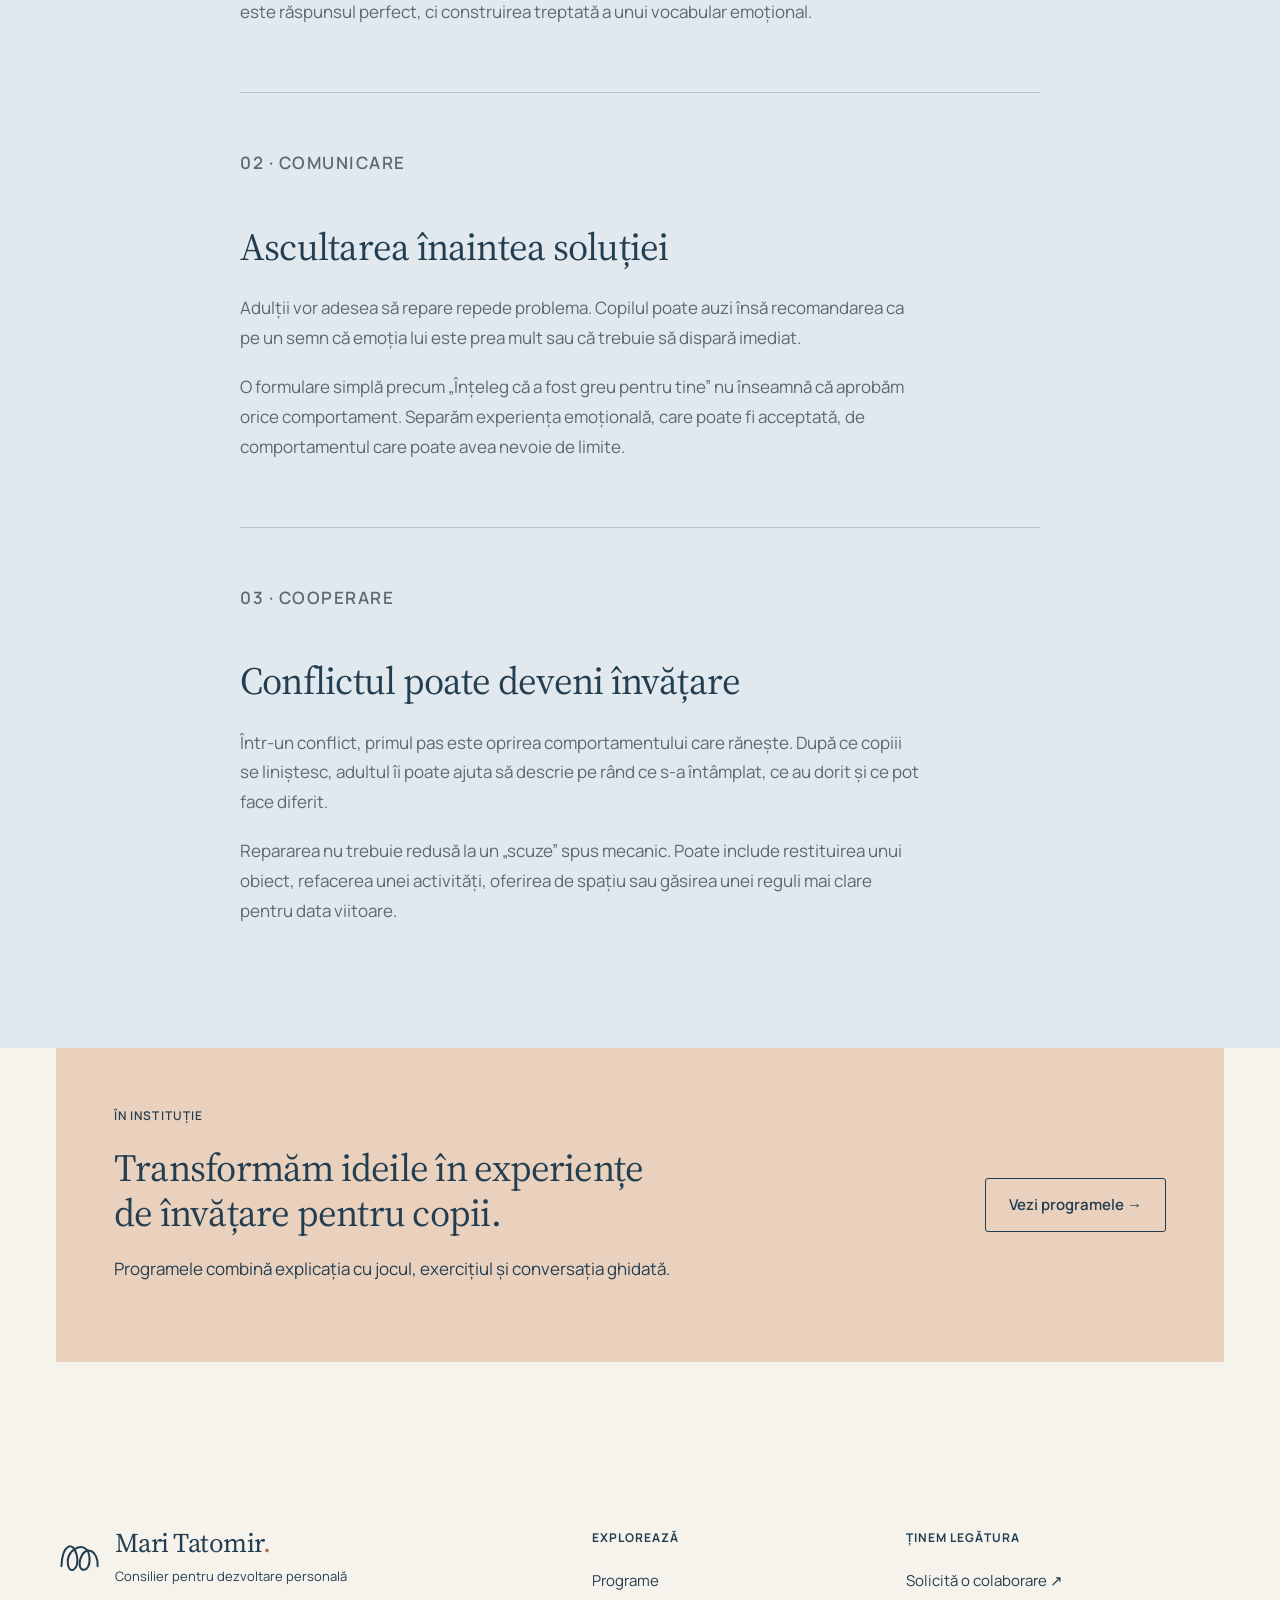
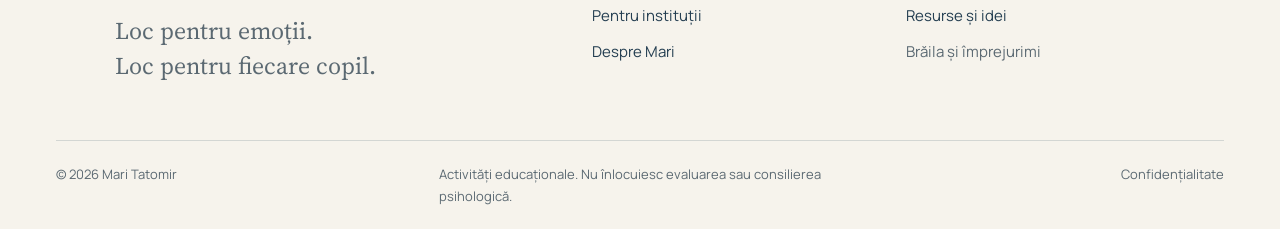
<file: resurse.html>
<!doctype html><html lang="ro"><head><meta charset="utf-8"><meta name="viewport" content="width=device-width,initial-scale=1"><title>Resurse despre emoțiile copiilor | Mari Tatomir</title><meta name="description" content="Idei practice despre emoțiile copiilor, încredere, comunicare și cooperare, pentru părinți și profesioniști din educație."><meta name="robots" content="index,follow"><meta name="theme-color" content="#243e51"><link rel="icon" href="favicon.svg" type="image/svg+xml"><link rel="stylesheet" href="assets/fonts/fonts.css"><link rel="stylesheet" href="styles.css"><script src="script.js" defer></script></head><body>
<a class="skip-link" href="#continut">Sari la conținut</a><header class="site-header"><div class="wrap header-inner"><a class="brand" href="index.html" aria-label="Mari Tatomir, pagina principală"><svg class="brand-symbol" viewBox="0 0 52 50" fill="none" aria-hidden="true"><path d="M6 34C7 10 19 5 23 22S13 45 13 29 35 5 37 24 22 42 27 26 47 16 46 34" stroke="currentColor" stroke-width="2.2" stroke-linecap="round"/></svg><span><strong>Mari Tatomir<span class="brand-dot">.</span></strong><small>Consilier pentru dezvoltare personală</small></span></a><button class="menu-toggle" type="button" aria-label="Deschide meniul" aria-expanded="false" aria-controls="main-nav"><span></span><span></span></button><nav class="nav" id="main-nav" aria-label="Navigație principală"><a href="programe.html">Programe</a><a href="institutii.html">Pentru instituții</a><a href="despre.html">Despre Mari</a><a href="resurse.html" aria-current="page">Resurse</a><a href="contact.html" class="nav-button">Să vorbim <span aria-hidden="true">↗</span></a></nav></div></header>
<main id="continut"><section class="page-hero"><div class="wrap"><div class="breadcrumb"><a href="index.html">Acasă</a> / Resurse</div><p class="eyebrow">Pentru adulții din jurul copiilor</p><h1>Gânduri de citit. Idei de dus mai departe.</h1><p class="lead">Repere scurte pentru părinți și profesioniști din educație despre emoții, comunicare și relațiile dintre copii.</p></div></section>
<section class="section"><div class="wrap"><div class="article-grid">
<article class="article-card"><div class="article-visual"><img src="assets/illustrations/article-emotions.svg" alt=""></div><div class="article-body"><small>Emoții</small><h3>Când copilul nu știe să spună ce simte</h3><p>În locul unei întrebări foarte largi, adultul poate porni de la corp, situație și câteva opțiuni simple.</p><a class="text-link" href="#emotii">Citește mai jos</a></div></article>
<article class="article-card"><div class="article-visual"><img src="assets/illustrations/article-listening.svg" alt=""></div><div class="article-body"><small>Comunicare</small><h3>Ascultarea înaintea soluției</h3><p>Uneori copilul are nevoie să fie înțeles înainte de a putea auzi o explicație sau o recomandare.</p><a class="text-link" href="#ascultare">Citește mai jos</a></div></article>
<article class="article-card"><div class="article-visual"><img src="assets/illustrations/article-cooperation.svg" alt=""></div><div class="article-body"><small>Cooperare</small><h3>Conflictul poate deveni învățare</h3><p>Cu sprijinul adultului, o neînțelegere poate exersa limitele, responsabilitatea și repararea relației.</p><a class="text-link" href="#conflict">Citește mai jos</a></div></article>
</div></div></section>
<section class="section quote-section"><div class="narrow prose">
<article id="emotii"><p class="eyebrow">01 · Emoții</p><h2>Când copilul nu știe să spună ce simte</h2><p>Întrebarea „Ce ai?” poate fi prea mare, mai ales atunci când copilul este deja copleșit. Este adesea mai ușor să pornim de la ceea ce se poate observa: „Văd că ți-ai strâns pumnii” sau „Ai devenit foarte tăcut”.</p><p>Apoi putem oferi câteva ipoteze fără să stabilim noi răspunsul: „Pare mai mult furie, teamă sau dezamăgire?” Copilul are voie să spună că niciuna nu se potrivește. Scopul nu este răspunsul perfect, ci construirea treptată a unui vocabular emoțional.</p></article>
<article id="ascultare"><p class="eyebrow">02 · Comunicare</p><h2>Ascultarea înaintea soluției</h2><p>Adulții vor adesea să repare repede problema. Copilul poate auzi însă recomandarea ca pe un semn că emoția lui este prea mult sau că trebuie să dispară imediat.</p><p>O formulare simplă precum „Înțeleg că a fost greu pentru tine” nu înseamnă că aprobăm orice comportament. Separăm experiența emoțională, care poate fi acceptată, de comportamentul care poate avea nevoie de limite.</p></article>
<article id="conflict"><p class="eyebrow">03 · Cooperare</p><h2>Conflictul poate deveni învățare</h2><p>Într-un conflict, primul pas este oprirea comportamentului care rănește. După ce copiii se liniștesc, adultul îi poate ajuta să descrie pe rând ce s-a întâmplat, ce au dorit și ce pot face diferit.</p><p>Repararea nu trebuie redusă la un „scuze” spus mecanic. Poate include restituirea unui obiect, refacerea unei activități, oferirea de spațiu sau găsirea unei reguli mai clare pentru data viitoare.</p></article>
</div></section>
<section class="section cta"><div class="wrap"><div class="cta-box"><div><p class="eyebrow">În instituție</p><h2>Transformăm ideile în experiențe de învățare pentru copii.</h2><p>Programele combină explicația cu jocul, exercițiul și conversația ghidată.</p></div><a class="button" href="programe.html">Vezi programele →</a></div></div></section></main>
<footer class="site-footer"><div class="wrap"><div class="footer-grid"><div class="footer-brand"><a class="brand" href="index.html" aria-label="Mari Tatomir, pagina principală"><svg class="brand-symbol" viewBox="0 0 52 50" fill="none" aria-hidden="true"><path d="M6 34C7 10 19 5 23 22S13 45 13 29 35 5 37 24 22 42 27 26 47 16 46 34" stroke="currentColor" stroke-width="2.2" stroke-linecap="round"/></svg><span><strong>Mari Tatomir<span class="brand-dot">.</span></strong><small>Consilier pentru dezvoltare personală</small></span></a><p>Loc pentru emoții. <br>Loc pentru fiecare copil.</p></div><div class="footer-col"><strong>Explorează</strong><a href="programe.html">Programe</a><a href="institutii.html">Pentru instituții</a><a href="despre.html">Despre Mari</a></div><div class="footer-col"><strong>Ținem legătura</strong><a href="contact.html">Solicită o colaborare ↗</a><a href="resurse.html">Resurse și idei</a><span>Brăila și împrejurimi</span></div></div><div class="footer-bottom"><span>© <span data-year>2026</span> Mari Tatomir</span><p>Activități educaționale. Nu înlocuiesc evaluarea sau consilierea psihologică.</p><a href="confidentialitate.html">Confidențialitate</a></div></div></footer></body></html>
</file>
<file: assets/fonts/fonts.css>
/* latin-ext */
@font-face {
  font-family: 'Source Serif 4';
  font-style: italic;
  font-weight: 400;
  font-display: swap;
  src: url(source-serif-4-italic-latin-ext.woff2) format('woff2');
  unicode-range: U+0100-02BA, U+02BD-02C5, U+02C7-02CC, U+02CE-02D7, U+02DD-02FF, U+0304, U+0308, U+0329, U+1D00-1DBF, U+1E00-1E9F, U+1EF2-1EFF, U+2020, U+20A0-20AB, U+20AD-20C4, U+2113, U+2C60-2C7F, U+A720-A7FF;
}
/* latin */
@font-face {
  font-family: 'Source Serif 4';
  font-style: italic;
  font-weight: 400;
  font-display: swap;
  src: url(source-serif-4-italic-latin.woff2) format('woff2');
  unicode-range: U+0000-00FF, U+0131, U+0152-0153, U+02BB-02BC, U+02C6, U+02DA, U+02DC, U+0304, U+0308, U+0329, U+2000-206F, U+20AC, U+2122, U+2191, U+2193, U+2212, U+2215, U+FEFF, U+FFFD;
}
/* latin-ext */
@font-face {
  font-family: 'Source Serif 4';
  font-style: normal;
  font-weight: 400 600;
  font-display: swap;
  src: url(source-serif-4-normal-latin-ext.woff2) format('woff2');
  unicode-range: U+0100-02BA, U+02BD-02C5, U+02C7-02CC, U+02CE-02D7, U+02DD-02FF, U+0304, U+0308, U+0329, U+1D00-1DBF, U+1E00-1E9F, U+1EF2-1EFF, U+2020, U+20A0-20AB, U+20AD-20C4, U+2113, U+2C60-2C7F, U+A720-A7FF;
}
/* latin */
@font-face {
  font-family: 'Source Serif 4';
  font-style: normal;
  font-weight: 400 600;
  font-display: swap;
  src: url(source-serif-4-normal-latin.woff2) format('woff2');
  unicode-range: U+0000-00FF, U+0131, U+0152-0153, U+02BB-02BC, U+02C6, U+02DA, U+02DC, U+0304, U+0308, U+0329, U+2000-206F, U+20AC, U+2122, U+2191, U+2193, U+2212, U+2215, U+FEFF, U+FFFD;
}
@font-face {
  font-family: "Manrope";
  src: url("manrope-latin-ext.woff2") format("woff2");
  font-style: normal;
  font-weight: 200 800;
  font-display: swap;
  unicode-range: U+0100-02BA,U+02BD-02C5,U+02C7-02CC,U+02CE-02D7,U+02DD-02FF,U+0304,U+0308,U+0329,U+1D00-1DBF,U+1E00-1E9F,U+1EF2-1EFF,U+2020,U+20A0-20AB,U+20AD-20C0,U+2113,U+2C60-2C7F,U+A720-A7FF;
}
@font-face {
  font-family: "Manrope";
  src: url("manrope-latin.woff2") format("woff2");
  font-style: normal;
  font-weight: 200 800;
  font-display: swap;
  unicode-range: U+0000-00FF,U+0131,U+0152-0153,U+02BB-02BC,U+02C6,U+02DA,U+02DC,U+0304,U+0308,U+0329,U+2000-206F,U+20AC,U+2122,U+2191,U+2193,U+2212,U+2215,U+FEFF,U+FFFD;
}
</file>
<file: styles.css>
:root {
  --ink:#243e51;
  --muted:#5b6972;
  --paper:#f6f3ec;
  --blue:#e1e9ef;
  --peach:#edba94;
  --line:#d3d6d3;
  --display:"Source Serif 4",Georgia,serif;
  --sans:"Manrope",Arial,sans-serif;
  --text-body:17px;
  --text-ui:15px;
  --text-small:13px;
  --text-label:12px;
  --title-size:clamp(42px,4.5vw,64px);
  --section-title-size:clamp(30px,3vw,40px);
  --subtitle-size:clamp(24px,2.2vw,28px);
}

* {
  box-sizing:border-box;
}

html {
  scroll-behavior:smooth;
  scroll-padding-top:110px;
}

body {
  margin:0;
  color:var(--ink);
  background:var(--paper);
  font:var(--text-body)/1.7 var(--sans);
  font-optical-sizing:auto;
  -webkit-font-smoothing:antialiased;
}

::selection {
  color:var(--ink);
  background:var(--peach);
}

img,svg {
  display:block;
  max-width:100%;
}

img {
  height:auto;
}

figure {
  margin:0;
}

a {
  color:inherit;
  text-decoration:none;
}

button,input,textarea,select {
  font:inherit;
}

button {
  color:inherit;
}

button,summary {
  cursor:pointer;
}

:focus-visible {
  outline:2px solid currentColor;
  outline-offset:5px;
}

[hidden] {
  display:none!important;
}

p {
  margin:0 0 1.15em;
}

h1,h2,h3 {
  margin:0;
  font-family:var(--display);
  font-weight:400;
  line-height:1.18;
  letter-spacing:-.02em;
  text-wrap:balance;
}

h1 {
  font-size:var(--title-size);
}

h2 {
  font-size:var(--section-title-size);
}

h3 {
  font-size:var(--subtitle-size);
  letter-spacing:-.01em;
}

.wrap {
  width:min(1280px,calc(100% - 112px));
  margin-inline:auto;
}

.narrow {
  width:min(800px,calc(100% - 80px));
  margin-inline:auto;
}

.section {
  padding-block:clamp(72px,8vw,116px);
}

.eyebrow,.step-index,.tag {
  font-size:var(--text-label);
  font-weight:600;
  letter-spacing:.09em;
  text-transform:uppercase;
  line-height:1.6;
}

.eyebrow {
  margin:0 0 20px;
}

.lead {
  color:var(--muted);
  font-size:var(--text-body);
  line-height:1.7;
}

.icon {
  width:24px;
  height:24px;
  flex-shrink:0;
  fill:none;
  stroke:currentColor;
  stroke-width:1.5;
}

.section-head {
  display:flex;
  justify-content:space-between;
  gap:60px;
  align-items:end;
  margin-bottom:48px;
}

.section-head>p {
  color:var(--muted);
  max-width:310px;
  margin:0;
}

.section-head>.text-link {
  flex-shrink:0;
}

.skip-link {
  position:fixed;
  top:10px;
  left:10px;
  z-index:100;
  padding:12px 20px;
  background:var(--ink);
  color:white;
  transform:translateY(-160%);
}

.skip-link:focus {
  transform:translateY(0);
}

/* Wordmark and navigation */
.site-header {
  position:sticky;
  top:0;
  z-index:30;
  background:rgba(246,243,236,.97);
  border-bottom:1px solid var(--line);
}

.header-inner {
  display:flex;
  min-height:96px;
  align-items:center;
  justify-content:space-between;
  gap:35px;
}

.brand {
  display:flex;
  align-items:center;
  gap:12px;
  flex-shrink:0;
}

.brand-symbol {
  width:47px;
  height:48px;
}

.brand strong {
  display:block;
  font:400 27px/1.1 var(--display);
  letter-spacing:-.02em;
}

.brand-dot {
  color:#b56c49;
}

.brand small {
  display:block;
  margin-top:7px;
  font-size:var(--text-small);
  letter-spacing:0;
}

.nav {
  display:flex;
  align-items:center;
  gap:30px;
  font-size:var(--text-ui);
  font-weight:600;
}

.nav a {
  position:relative;
  padding-block:10px;
  white-space:nowrap;
}

.nav a:not(.nav-button)::after {
  content:"";
  position:absolute;
  bottom:3px;
  left:0;
  right:0;
  height:1px;
  background:currentColor;
  transform:scaleX(0);
  transform-origin:left;
  transition:transform .2s;
}

.nav a:hover::after,.nav a[aria-current="page"]::after {
  transform:scaleX(1);
}

.nav .nav-button {
  border:1px solid var(--ink);
  border-radius:3px;
  padding:10px 18px;
  display:flex;
  align-items:center;
  gap:22px;
  transition:color .2s,background .2s;
}

.nav-button span {
  font-size:18px;
  font-weight:400;
  line-height:1;
}

.nav .nav-button:hover,.nav .nav-button[aria-current="page"] {
  background:var(--ink);
  color:var(--paper);
}

.menu-toggle {
  display:none;
  width:44px;
  height:44px;
  border:0;
  padding:10px;
  background:transparent;
}

.menu-toggle span {
  display:block;
  height:1px;
  background:var(--ink);
  margin-block:7px;
  transition:transform .2s;
}

.menu-toggle[aria-expanded="true"] span:first-child {
  transform:translateY(4px) rotate(45deg);
}

.menu-toggle[aria-expanded="true"] span:last-child {
  transform:translateY(-4px) rotate(-45deg);
}

.button {
  display:inline-flex;
  align-items:center;
  justify-content:center;
  gap:28px;
  min-height:54px;
  border:1px solid var(--ink);
  border-radius:3px;
  padding:15px 23px;
  font-size:var(--text-ui);
  font-weight:600;
  line-height:1.4;
  transition:background .2s,color .2s;
}

.button span {
  font-size:23px;
  line-height:1;
  font-weight:400;
}

.button-primary {
  background:var(--ink);
  color:#fff;
}

.button-primary:hover {
  background:#36566c;
}

.button-light:hover {
  background:var(--blue);
}

.button:disabled {
  cursor:wait;
  opacity:.6;
}

.text-link {
  display:inline-flex;
  align-items:center;
  gap:26px;
  padding-bottom:7px;
  border-bottom:1px solid currentColor;
  font-size:var(--text-ui);
  font-weight:600;
}

.text-link span {
  font-size:22px;
  line-height:1;
  transition:transform .2s;
}

.text-link:hover span {
  transform:translate(3px,-3px);
}

/* Homepage */
.hero {
  position:relative;
  padding-top:57px;
}

.hero-grid {
  display:grid;
  grid-template-columns:1.08fr .92fr;
  gap:8%;
  align-items:center;
}

.hero-copy {
  padding-bottom:0;
}

.hero-copy .eyebrow {
  display:flex;
  align-items:center;
  gap:12px;
  margin-bottom:20px;
}

.tiny-sun {
  color:#ae6d4c;
  font-size:24px;
  line-height:1;
  font-weight:400;
}

.hero-title-line {
  display:block;
}

.hero-description {
  max-width:480px;
  color:var(--muted);
  font-size:var(--text-body);
  line-height:1.7;
  margin-block:24px 28px;
}

.hero-portrait {
  position:relative;
  max-width:500px;
  width:100%;
  justify-self:end;
  padding-right:21px;
}

.portrait-image {
  position:relative;
}

.portrait-image::before {
  content:"";
  position:absolute;
  top:24px;
  right:-21px;
  bottom:-18px;
  width:60%;
  background:#dce6ed;
  z-index:-1;
}

.portrait-image>img {
  width:100%;
  height:510px;
  object-fit:cover;
  object-position:50% 34%;
  border-radius:2px;
}

.portrait-note {
  position:absolute;
  left:20px;
  bottom:20px;
  color:white;
  font:400 20px/1.4 var(--sans);
  text-shadow:0 1px 12px #243e51;
}

.hero-portrait figcaption {
  position:relative;
  display:flex;
  align-items:center;
  justify-content:space-between;
  margin-top:24px;
  padding-right:24px;
  gap:16px;
}

.hero-portrait figcaption strong {
  font:400 25px/1.3 var(--display);
  letter-spacing:-.01em;
}

.hero-portrait figcaption small {
  display:block;
  margin-top:3px;
  color:var(--muted);
  font-size:var(--text-small);
}

.hero-portrait figcaption a {
  display:grid;
  place-items:center;
  width:40px;
  height:40px;
  border:1px solid var(--line);
  border-radius:50%;
  font-size:23px;
  flex-shrink:0;
}

.hero-portrait figcaption a:hover {
  background:var(--blue);
}

.hero-bottom {
  border-bottom:1px solid var(--line);
  display:flex;
  align-items:center;
  justify-content:space-between;
  gap:30px;
  padding-block:37px 25px;
  color:var(--muted);
  font-size:var(--text-small);
}

.hero-bottom a {
  display:flex;
  align-items:center;
  gap:35px;
  color:var(--ink);
}

.hero-bottom a span {
  font-size:20px;
}

.editorial-intro {
  display:grid;
  grid-template-columns:1fr 2fr;
  gap:60px;
}

.editorial-intro>.eyebrow {
  padding-top:10px;
}

.editorial-intro h2 {
  font-size:var(--section-title-size);
  margin-bottom:26px;
}

.editorial-intro p:not(.eyebrow) {
  max-width:600px;
  color:var(--muted);
}

.editorial-intro .intro-note {
  font:400 20px/1.5 var(--display);
  color:var(--ink);
  margin-top:24px;
}

.programs-section {
  background:#eeeae1;
}

.program-explorer {
  display:grid;
  grid-template-columns:1fr 2fr;
  gap:48px;
}

.program-tabs {
  align-self:start;
}

.program-tabs button {
  display:flex;
  align-items:baseline;
  gap:18px;
  width:100%;
  padding:24px 5px;
  border:0;
  border-top:1px solid #c9c9c2;
  text-align:left;
  background:transparent;
  transition:color .2s;
}

.program-tabs button:last-child {
  border-bottom:1px solid #c9c9c2;
}

.program-tabs button>span:nth-child(2) {
  font:500 22px/1.4 var(--sans);
  letter-spacing:0;
}

.program-tabs small {
  display:block;
  margin-top:9px;
  color:var(--muted);
  font:var(--text-small)/1.5 var(--sans);
  letter-spacing:0;
}

.program-number {
  font-size:var(--text-label);
}

.tab-arrow {
  margin-left:auto;
  font-size:21px;
  transition:transform .2s;
}

.program-tabs button[aria-selected="true"] .tab-arrow {
  transform:rotate(45deg);
}

.program-tabs button[aria-selected="true"] {
  border-top-color:var(--ink);
}

.program-tabs button[aria-selected="false"] {
  color:#67737c;
}

.program-tabs button:hover {
  color:var(--ink);
}

.program-panel {
  display:grid;
  grid-template-columns:.8fr 1.2fr;
  min-height:400px;
  background:#e8d8c8;
  padding:39px 35px;
  gap:28px;
}

.program-panel.school {
  background:#dce2d0;
}

.program-panel.teens {
  background:#e0dce9;
}

.program-panel+.program-panel {
  margin-top:22px;
}

.program-panel[role="tabpanel"] {
  margin-top:0;
}

.program-art {
  display:flex;
  flex-direction:column;
  align-items:center;
  justify-content:center;
  gap:20px;
}

.program-art img {
  width:100%;
}

.program-art>span {
  font:400 var(--text-small)/1.5 var(--sans);
  text-align:center;
}

.program-content h3 {
  font-size:var(--subtitle-size);
  margin-bottom:18px;
}

.program-content .eyebrow {
  font-size:var(--text-label);
  margin-bottom:16px;
}

.program-content p:not(.eyebrow) {
  font-size:var(--text-body);
  line-height:1.7;
}

.topic-list {
  list-style:none;
  padding:0;
  margin-block:24px;
  font-size:var(--text-ui);
}

.topic-list li {
  border-top:1px solid #243e5126;
  padding-block:8px;
}

.topic-list li::before {
  content:"+";
  margin-right:12px;
}

.experience-section,.dark-section {
  background:var(--ink);
  color:var(--paper);
}

.experience-grid {
  display:grid;
  grid-template-columns:1fr 1fr;
  gap:12%;
}

.experience-grid>div:first-child {
  position:relative;
}

.experience-section .lead,.dark-section .lead {
  color:#d2dce3;
  margin-block:28px;
  font-size:var(--text-body);
}

.experience-thread {
  width:90%;
  margin-top:50px;
  color:var(--peach);
}

.activity-example {
  padding-left:35px;
  border-left:1px solid #ffffff40;
}

.activity-example>.eyebrow {
  color:var(--peach);
  font-size:var(--text-label);
}

.activity-example h3 {
  font-size:var(--subtitle-size);
}

.example-intro {
  font-size:var(--text-body);
  color:#c3d0d9;
  margin-top:20px;
}

.activity-steps {
  padding:0;
  margin:25px 0 18px;
  list-style:none;
}

.activity-steps li {
  display:flex;
  gap:20px;
  border-top:1px solid #ffffff30;
  padding-top:16px;
  margin-top:16px;
}

.activity-steps li>span {
  color:var(--peach);
  font-size:var(--text-label);
  padding-top:2px;
}

.activity-steps strong {
  font-size:var(--text-ui);
  font-weight:600;
}

.activity-steps p {
  font-size:var(--text-body);
  color:#c3d0d9;
  margin:5px 0 0;
}

.activity-example>small {
  display:block;
  color:#c3d0d9;
  font-size:var(--text-small);
  line-height:1.6;
}

.collaboration-steps {
  display:grid;
  grid-template-columns:repeat(3,1fr);
  gap:54px;
}

.collaboration-steps article {
  border-top:1px solid var(--line);
  padding-top:23px;
}

.step-index {
  display:block;
  color:var(--muted);
  margin-bottom:28px;
  font-size:var(--text-label);
}

.collaboration-steps h3 {
  margin-bottom:18px;
  font-size:var(--subtitle-size);
}

.collaboration-steps p {
  color:var(--muted);
  font-size:var(--text-body);
}

.journal-section {
  background:var(--blue);
}

.journal-links {
  display:grid;
  grid-template-columns:repeat(3,1fr);
  gap:42px;
}

.journal-links a {
  min-width:0;
  display:flex;
  flex-direction:column;
  align-items:start;
  border-top:1px solid #b3c3ce;
  padding-top:24px;
}

.journal-links a>span:first-child {
  font-size:var(--text-label);
  text-transform:uppercase;
  letter-spacing:.08em;
}

.journal-links h3 {
  margin:28px 0;
  font-size:var(--subtitle-size);
}

.journal-arrow {
  display:grid;
  place-items:center;
  width:42px;
  height:42px;
  border:1px solid #a8b9c5;
  border-radius:50%;
  font-size:24px;
  margin-top:auto;
  transition:background .2s,transform .2s;
}

.journal-links a:hover .journal-arrow {
  background:var(--paper);
  transform:rotate(45deg);
}

.split {
  display:grid;
  grid-template-columns:1fr 1fr;
  gap:10%;
  align-items:start;
}

.faq details {
  border-bottom:1px solid var(--line);
}

.faq details:first-child {
  border-top:1px solid var(--line);
}

.faq summary {
  position:relative;
  list-style:none;
  padding:22px 32px 22px 0;
  font-size:var(--text-ui);
  font-weight:600;
  line-height:1.7;
}

.faq summary::-webkit-details-marker {
  display:none;
}

.faq summary::after {
  content:"+";
  position:absolute;
  right:0;
  top:20px;
  font-size:22px;
  font-weight:400;
}

.faq details[open] summary::after {
  content:"−";
}

.faq details p {
  margin-bottom:25px;
  font-size:var(--text-body);
  color:var(--muted);
}

.closing-section {
  background:#e9d1bd;
  padding-block:78px;
}

.closing-inner {
  display:grid;
  grid-template-columns:1.3fr .7fr;
  column-gap:60px;
}

.closing-inner>.eyebrow {
  grid-column:1/-1;
}

.closing-inner h2 {
  font-size:var(--section-title-size);
}

.closing-link {
  display:flex;
  justify-content:end;
  align-items:center;
  gap:24px;
  font-size:var(--text-ui);
}

.circle-arrow {
  display:grid;
  place-items:center;
  width:88px;
  height:88px;
  border:1px solid var(--ink);
  border-radius:50%;
  font-size:50px;
  font-weight:400;
  transition:background .2s,transform .2s;
  flex-shrink:0;
}

.closing-link:hover .circle-arrow {
  background:var(--paper);
  transform:rotate(45deg);
}

.closing-inner>p:last-child {
  color:#5b514b;
  font-size:var(--text-small);
  margin:30px 0 0;
}

/* Interior pages */
.page-hero {
  padding-block:34px 68px;
  border-bottom:1px solid var(--line);
}

.breadcrumb {
  display:flex;
  gap:9px;
  color:var(--muted);
  font-size:var(--text-small);
  margin-bottom:44px;
}

.breadcrumb a {
  text-decoration:underline;
  text-underline-offset:4px;
}

.page-hero .eyebrow {
  margin-bottom:20px;
}

.page-hero h1 {
  max-width:1000px;
}

.page-hero .lead {
  max-width:62ch;
  margin:24px 0 0;
  font-size:var(--text-body);
}

.content-grid {
  display:grid;
  grid-template-columns:minmax(0,1fr) 280px;
  gap:90px;
  align-items:start;
}

.prose h2 {
  margin-bottom:24px;
  font-size:var(--section-title-size);
}

.prose h2:not(:first-child) {
  margin-top:46px;
}

.prose h3 {
  font-family:var(--sans);
  font-size:20px;
  font-weight:600;
  letter-spacing:0;
  margin-block:32px 13px;
  line-height:1.6;
}

.prose p,.prose li {
  color:var(--muted);
  font-size:var(--text-body);
  line-height:1.75;
  max-width:68ch;
}

.prose ul {
  padding-left:20px;
}

.prose li {
  margin-bottom:6px;
}

.age-section {
  padding-bottom:48px;
  margin-bottom:54px;
  border-bottom:1px solid var(--line);
}

.age-intro {
  display:grid;
  grid-template-columns:1fr 150px;
  gap:25px;
  align-items:start;
}

.age-intro .tag {
  display:inline-block;
  margin-bottom:18px;
}

.age-intro h2 {
  margin-top:0;
}

.age-intro img {
  width:150px;
  margin-top:28px;
}

.side-card {
  position:sticky;
  top:125px;
  padding:28px;
  background:var(--blue);
}

.side-card h3 {
  font-size:var(--subtitle-size);
  margin-bottom:20px;
}

.side-card p:not(.eyebrow) {
  font-size:var(--text-body);
  color:var(--muted);
}

.side-card .button {
  font-size:var(--text-ui);
  width:100%;
  padding-inline:12px;
  gap:12px;
}

.side-card-illustration {
  height:110px;
  margin:0 auto 25px;
}

.feature-list {
  display:grid;
  grid-template-columns:1fr 1fr;
  gap:36px 70px;
}

.feature-item {
  border-top:1px solid var(--line);
  padding-top:26px;
}

.feature-item h3 {
  margin-bottom:16px;
}

.feature-item p {
  color:var(--muted);
  font-size:var(--text-body);
}

.feature-icon {
  display:block;
  margin-bottom:25px;
}

.feature-item .tag {
  display:block;
  margin-bottom:16px;
}

.quote-section {
  background:var(--blue);
}

.quote {
  text-align:center;
  max-width:850px;
}

.quote-mark {
  font:70px/1 var(--display);
  height:60px;
}

.quote blockquote {
  margin:0 0 28px;
  font:italic 400 clamp(28px,3vw,40px)/1.4 var(--display);
  letter-spacing:-.01em;
}

.quote cite {
  font-style:normal;
  font-size:var(--text-label);
  letter-spacing:.08em;
  text-transform:uppercase;
}

.steps .step {
  display:flex;
  align-items:start;
  gap:26px;
  padding-block:23px;
  border-top:1px solid #ffffff40;
}

.step h3 {
  font-size:var(--subtitle-size);
  margin-bottom:12px;
}

.step p {
  font-size:var(--text-body);
  color:#d2dce3;
  margin:0;
}

.step>span {
  padding-top:5px;
  color:var(--peach);
}

.process-illustration {
  max-width:330px;
  width:90%;
  margin-top:25px;
}

.process-illustration-dark {
  background:#e1e9ef;
}

.sticky-copy {
  position:sticky;
  top:130px;
}

.sticky-copy .lead {
  margin-top:25px;
}

.about-hero-grid {
  display:grid;
  grid-template-columns:1.2fr .8fr;
  gap:100px;
  align-items:center;
}

.about-hero .breadcrumb {
  margin-bottom:38px;
}

.about-hero .text-link {
  margin-top:25px;
}

.portrait-panel img {
  width:100%;
  height:490px;
  object-fit:cover;
  object-position:center 35%;
}

.portrait-panel figcaption {
  padding-top:18px;
}

.portrait-panel strong {
  font:25px/1.3 var(--display);
}

.portrait-panel span {
  display:block;
  font-size:var(--text-small);
  margin-top:5px;
}

.values {
  display:grid;
  grid-template-columns:repeat(3,1fr);
  margin-top:36px;
  gap:25px;
}

.value {
  border-top:1px solid var(--line);
  padding-top:20px;
}

.value strong {
  font:25px/1.3 var(--display);
  display:block;
  margin-bottom:10px;
}

.value span {
  color:var(--muted);
  font-size:var(--text-ui);
}

.article-grid {
  display:grid;
  grid-template-columns:repeat(3,1fr);
  gap:40px;
}

.article-card {
  display:flex;
  flex-direction:column;
}

.article-visual {
  background:#e9ddcf;
}

.article-card:nth-child(2) .article-visual {
  background:#e1e9ef;
}

.article-card:nth-child(3) .article-visual {
  background:#e4dfe7;
}

.article-visual img {
  width:100%;
  aspect-ratio:1.5;
  object-fit:contain;
}

.article-body {
  padding-top:25px;
  display:flex;
  flex:1;
  flex-direction:column;
  align-items:start;
}

.article-body small {
  font-size:var(--text-label);
  letter-spacing:.08em;
  text-transform:uppercase;
  margin-bottom:14px;
}

.article-body h3 {
  font-size:var(--subtitle-size);
  margin-bottom:15px;
}

.article-body p {
  font-size:var(--text-body);
  color:var(--muted);
}

.article-body .text-link {
  margin-top:auto;
}

.prose article+article {
  margin-top:65px;
  padding-top:55px;
  border-top:1px solid #b7c6d1;
}

.cta {
  padding-top:0;
}

.cta-box {
  display:flex;
  align-items:center;
  justify-content:space-between;
  gap:60px;
  background:#e9d1bd;
  padding:58px;
}

.cta-box h2 {
  max-width:720px;
  font-size:var(--section-title-size);
}

.cta-box p:not(.eyebrow) {
  max-width:630px;
  margin-top:20px;
  font-size:var(--text-body);
}

.cta-box .button {
  white-space:nowrap;
  flex-shrink:0;
}

.cta-box .button:hover {
  background:var(--paper);
}

.contact-grid {
  display:grid;
  grid-template-columns:.75fr 1.25fr;
  gap:80px;
  align-items:start;
}

.contact-grid h2 {
  font-size:var(--section-title-size);
  margin-bottom:25px;
}

.contact-grid .lead {
  font-size:var(--text-body);
}

.contact-illustration {
  width:190px;
  margin-bottom:27px;
}

.contact-points {
  list-style:none;
  margin:30px 0 0;
  padding:0;
}

.contact-points li {
  display:flex;
  gap:18px;
  padding-block:20px;
  border-top:1px solid var(--line);
  font-size:var(--text-ui);
  color:var(--muted);
}

.contact-points strong {
  display:block;
  color:var(--ink);
  margin-bottom:5px;
  font-size:var(--text-ui);
}

.form {
  padding:37px;
  background:#ece8df;
}

.form-row {
  display:grid;
  grid-template-columns:1fr 1fr;
  gap:22px;
}

.form label {
  display:block;
  margin-bottom:23px;
  font-size:var(--text-small);
  font-weight:600;
}

.form input,.form select,.form textarea {
  width:100%;
  border:1px solid #bcc3c4;
  border-radius:2px;
  background:var(--paper);
  color:var(--ink);
  padding:12px;
  margin-top:9px;
  font-size:16px;
  min-height:47px;
}

.form textarea {
  min-height:155px;
  resize:vertical;
}

.form .form-honeypot {
  display:none;
}

.form-note {
  color:var(--muted);
  font-size:var(--text-small);
  line-height:1.6;
  margin-top:22px;
}

.form-note a {
  font-size:inherit;
  border:0;
  padding:0;
  text-decoration:underline;
  text-underline-offset:3px;
}

.form-status {
  font-size:var(--text-ui);
  margin-top:20px;
}

.form-status:empty {
  display:none;
}

.form-status.is-error {
  color:#a2352e;
}

.form-status.is-success {
  color:#25604a;
}

.site-footer {
  padding:64px 0 22px;
}

.footer-grid {
  display:grid;
  grid-template-columns:1.5fr .8fr 1fr;
  gap:60px;
  padding-bottom:56px;
}

.footer-brand p {
  font:24px/1.45 var(--display);
  margin:27px 0 0 59px;
  color:var(--muted);
}

.footer-col {
  display:flex;
  flex-direction:column;
  align-items:start;
  gap:10px;
  font-size:var(--text-ui);
}

.footer-col strong {
  font-size:var(--text-label);
  text-transform:uppercase;
  letter-spacing:.08em;
  margin-bottom:9px;
}

.footer-col a:hover,.footer-bottom a:hover {
  text-decoration:underline;
  text-underline-offset:4px;
}

.footer-col>span {
  color:var(--muted);
}

.footer-bottom {
  border-top:1px solid var(--line);
  padding-top:22px;
  display:flex;
  justify-content:space-between;
  align-items:start;
  gap:30px;
  font-size:var(--text-small);
  color:var(--muted);
}

.footer-bottom p {
  max-width:420px;
  margin:0;
}

.draw-thread.is-drawing {
  animation:draw 1.8s ease both;
}

@keyframes draw {
  from {
    stroke-dasharray:1;
    stroke-dashoffset:1;
  }
  to {
    stroke-dasharray:1;
    stroke-dashoffset:0;
  }
}

@media(min-width:1600px) {
  .wrap {
    width:min(1400px,calc(100% - 140px));
  }
  .hero {
    padding-top:65px;
  }
  .portrait-image>img {
    height:570px;
  }
  .hero-portrait {
    max-width:530px;
  }
}

@media(max-width:1100px) {
  .wrap {
    width:calc(100% - 64px);
  }
  .header-inner {
    gap:20px;
    min-height:86px;
  }
  .nav {
    gap:19px;
  }
  .brand strong {
    font-size:24px;
  }
  .brand-symbol {
    width:37px;
  }
  .brand {
    gap:8px;
  }
  .hero-grid {
    gap:6%;
  }
  .portrait-image>img {
    height:455px;
  }
  .hero-portrait {
    padding-right:15px;
  }

  .program-explorer {
    grid-template-columns:.8fr 1.6fr;
    gap:28px;
  }
  .program-panel {
    padding:28px;
    grid-template-columns:.65fr 1.35fr;
    gap:15px;
  }

  .experience-grid {
    gap:8%;
  }
  .content-grid {
    grid-template-columns:minmax(0,1fr) 240px;
    gap:40px;
  }
  .contact-grid {
    gap:40px;
  }
  .form {
    padding:28px;
  }
  .about-hero-grid {
    gap:55px;
  }
  .cta-box {
    padding:40px;
    gap:30px;
  }
}

@media(max-width:850px) {
  .nav {
    gap:14px;
  }
  .brand small {
    display:none;
  }
  .portrait-image>img {
    height:420px;
  }

  .hero-copy .button {
    padding-inline:15px;
    gap:15px;
  }
  .section-head {
    gap:35px;
  }
  .section-head>p {
    max-width:230px;
  }
  .program-panel {
    grid-template-columns:1fr;
  }
  .program-art {
    flex-direction:row;
    justify-content:start;
    gap:12px;
  }
  .program-art img {
    width:115px;
  }
  .program-art>span {
    text-align:left;
  }

  .program-tabs button>span:nth-child(2) {
    font-size:var(--text-ui);
  }
  .experience-grid {
    gap:40px;
  }
  .activity-example {
    padding-left:25px;
  }
  .collaboration-steps,.journal-links {
    gap:26px;
  }
  .closing-link {
    flex-direction:column-reverse;
    align-items:end;
    justify-content:center;
    gap:15px;
  }
  .content-grid {
    grid-template-columns:1fr;
  }
  .side-card {
    position:static;
    max-width:500px;
  }
  .side-card-illustration {
    display:none;
  }
  .contact-grid {
    grid-template-columns:1fr;
  }
  .contact-grid>div:first-child {
    display:grid;
    grid-template-columns:1fr 1fr;
    column-gap:35px;
  }
  .contact-grid>div>.eyebrow,.contact-grid>div>h2,.contact-grid>div>.lead {
    grid-column:1;
  }
  .contact-illustration {
    display:none;
  }
  .contact-points {
    grid-column:2;
    grid-row:1/5;
    margin-top:0;
  }
  .about-hero-grid {
    gap:35px;
  }

  .portrait-panel img {
    height:410px;
  }
  .cta-box {
    flex-direction:column;
    align-items:start;
  }
}

@media(max-width:1024px) {
  .menu-toggle {
    display:block;
  }
  .nav {
    position:absolute;
    top:100%;
    left:0;
    right:0;
    background:var(--paper);
    border-bottom:1px solid var(--line);
    padding:20px;
    flex-direction:column;
    align-items:stretch;
    gap:5px;
    display:none;
  }
  .nav.is-open {
    display:flex;
  }
  .nav a {
    padding:12px;
  }
  .nav .nav-button {
    margin-top:8px;
    justify-content:space-between;
  }
  .nav a:not(.nav-button)::after {
    display:none;
  }
  .nav a[aria-current="page"] {
    text-decoration:underline;
    text-underline-offset:5px;
  }
}

@media(max-width:680px) {
  :root {
    --text-body:16px;
    --text-small:12px;
    --title-size:42px;
    --section-title-size:30px;
    --subtitle-size:24px;
  }
  html {
    scroll-padding-top:86px;
  }

  .wrap,.narrow {
    width:calc(100% - 40px);
  }
  .section {
    padding-block:62px;
  }

  .eyebrow {
    margin-bottom:20px;
  }
  .header-inner {
    min-height:74px;
  }
  .brand-symbol {
    width:34px;
    height:39px;
  }
  .brand strong {
    font-size:25px;
  }
  .hero {
    padding-top:32px;
  }
  .hero-grid {
    grid-template-columns:1fr;
    gap:35px;
  }
  .hero-copy {
    padding:0;
  }
  .hero-copy .eyebrow {
    margin-bottom:20px;
  }
  .tiny-sun {
    font-size:21px;
  }

  .hero-copy .button {
    min-height:49px;
    gap:30px;
    padding-inline:19px;
  }
  .hero-portrait {
    max-width:none;
    padding:0 14px 0 0;
  }
  .portrait-image>img {
    height:auto;
    aspect-ratio:1.08;
    object-position:center 28%;
  }
  .portrait-image::before {
    right:-14px;
    top:16px;
    bottom:-12px;
  }
  .portrait-note {
    font-size:18px;
    bottom:15px;
    left:15px;
  }
  .hero-portrait figcaption {
    margin-top:22px;
    padding-right:15px;
  }
  .hero-portrait figcaption strong {
    font-size:24px;
  }

  .hero-bottom {
    padding-top:25px;
    gap:10px;
    align-items:start;
    flex-wrap:wrap;
  }
  .hero-bottom>span {
    max-width:190px;
  }
  .hero-bottom a {
    gap:12px;
  }
  .editorial-intro {
    grid-template-columns:1fr;
    gap:9px;
  }

  .editorial-intro>.eyebrow {
    padding:0;
  }

  .editorial-intro p.intro-note {
    font-size:20px;
  }
  .section-head {
    display:block;
    margin-bottom:32px;
  }
  .section-head>p {
    max-width:100%;
    margin-top:20px;
  }
  .section-head>.text-link {
    margin-top:22px;
  }
  .program-explorer {
    grid-template-columns:1fr;
    gap:24px;
  }
  .program-tabs {
    display:grid;
    grid-template-columns:repeat(3,1fr);
    gap:10px;
  }
  .program-tabs button {
    padding:15px 0;
    display:block;
    border-bottom:1px solid #c9c9c2;
  }
  .program-number {
    display:block;
    margin-bottom:9px;
  }
  .program-tabs button>span:nth-child(2) {
    font-family:var(--sans);
    font-size:var(--text-ui);
    font-weight:600;
    letter-spacing:0;
  }
  .program-tabs button[aria-selected="true"] {
    border-bottom-color:var(--ink);
    box-shadow:0 1px var(--ink);
  }
  .program-tabs small,.tab-arrow {
    display:none;
  }
  .program-panel {
    padding:27px;
    gap:22px;
  }
  .program-art img {
    width:135px;
  }
  .program-art>span {
    max-width:130px;
  }

  .experience-grid {
    grid-template-columns:1fr;
    gap:35px;
  }
  .experience-thread {
    width:80%;
    margin-top:25px;
  }
  .activity-example {
    padding:30px 0 0;
    border-left:0;
    border-top:1px solid #ffffff40;
  }

  .collaboration-steps {
    grid-template-columns:1fr;
    gap:28px;
  }
  .step-index {
    margin-bottom:20px;
  }

  .collaboration-steps p {
    margin-bottom:0;
  }
  .journal-links {
    grid-template-columns:1fr;
    gap:25px;
  }
  .journal-links a {
  min-width:0;
    position:relative;
    padding-right:65px;
  }
  .journal-links h3 {
    margin:18px 0 0;
  }

  .journal-arrow {
    position:absolute;
    right:0;
    bottom:5px;
  }
  .split {
    grid-template-columns:1fr;
    gap:30px;
  }

  .closing-inner {
    grid-template-columns:1fr;
  }

  .closing-link {
    flex-direction:row;
    align-items:center;
    justify-content:space-between;
    margin-top:28px;
  }
  .circle-arrow {
    width:64px;
    height:64px;
    font-size:37px;
  }
  .closing-inner>p:last-child {
    margin-top:22px;
  }
  .page-hero {
    padding-block:24px 42px;
  }
  .breadcrumb {
    margin-bottom:29px;
  }

  .page-hero .lead {
    margin-top:23px;
  }
  .age-intro {
    display:flex;
    flex-direction:column-reverse;
    gap:16px;
  }
  .age-intro img {
    width:170px;
    margin:0;
  }

  .age-section {
    padding-bottom:32px;
    margin-bottom:40px;
  }
  .feature-list {
    grid-template-columns:1fr;
    gap:24px;
  }
  .feature-icon {
    margin-bottom:20px;
  }
  .sticky-copy {
    position:static;
  }
  .process-illustration {
    max-height:130px;
    width:auto;
  }
  .about-hero-grid {
    grid-template-columns:1fr;
    gap:35px;
  }

  .about-hero .text-link {
    margin-top:23px;
  }
  .portrait-panel img {
    height:auto;
    aspect-ratio:.95;
    object-position:center 28%;
  }
  .values {
    grid-template-columns:1fr;
    gap:22px;
  }
  .value {
    display:grid;
    grid-template-columns:1fr 1.5fr;
    gap:20px;
  }
  .value strong {
    font-size:23px;
    margin:0;
  }
  .article-grid {
    grid-template-columns:1fr;
    gap:38px;
  }
  .article-visual img {
    aspect-ratio:1.75;
  }

  .prose article+article {
    margin-top:40px;
    padding-top:38px;
  }
  .cta {
    padding-top:0;
  }
  .cta-box {
    padding:32px 26px;
  }

  .cta-box .button {
    white-space:normal;
  }
  .contact-grid>div:first-child {
    display:block;
  }

  .contact-points {
    margin-top:28px;
  }
  .contact-points li {
    padding-block:15px;
  }
  .form {
    padding:26px 20px;
  }
  .form-row {
    grid-template-columns:1fr;
    gap:0;
  }

  .form .button {
    width:100%;
  }
  .site-footer {
    padding-top:45px;
  }
  .footer-grid {
    grid-template-columns:1fr 1fr;
    gap:32px 20px;
    padding-bottom:34px;
  }
  .footer-brand {
    grid-column:1/-1;
  }
  .footer-brand p {
    margin:20px 0 0 42px;
    font-size:22px;
  }

  .footer-bottom {
    flex-wrap:wrap;
    gap:16px;
  }
  .footer-bottom p {
    order:3;
    flex-basis:100%;
  }
}

@media(prefers-reduced-motion:reduce) {
  html {
    scroll-behavior:auto;
  }
  *,*::before,*::after {
    transition:none!important;
    animation:none!important;
  }
}
</file>
